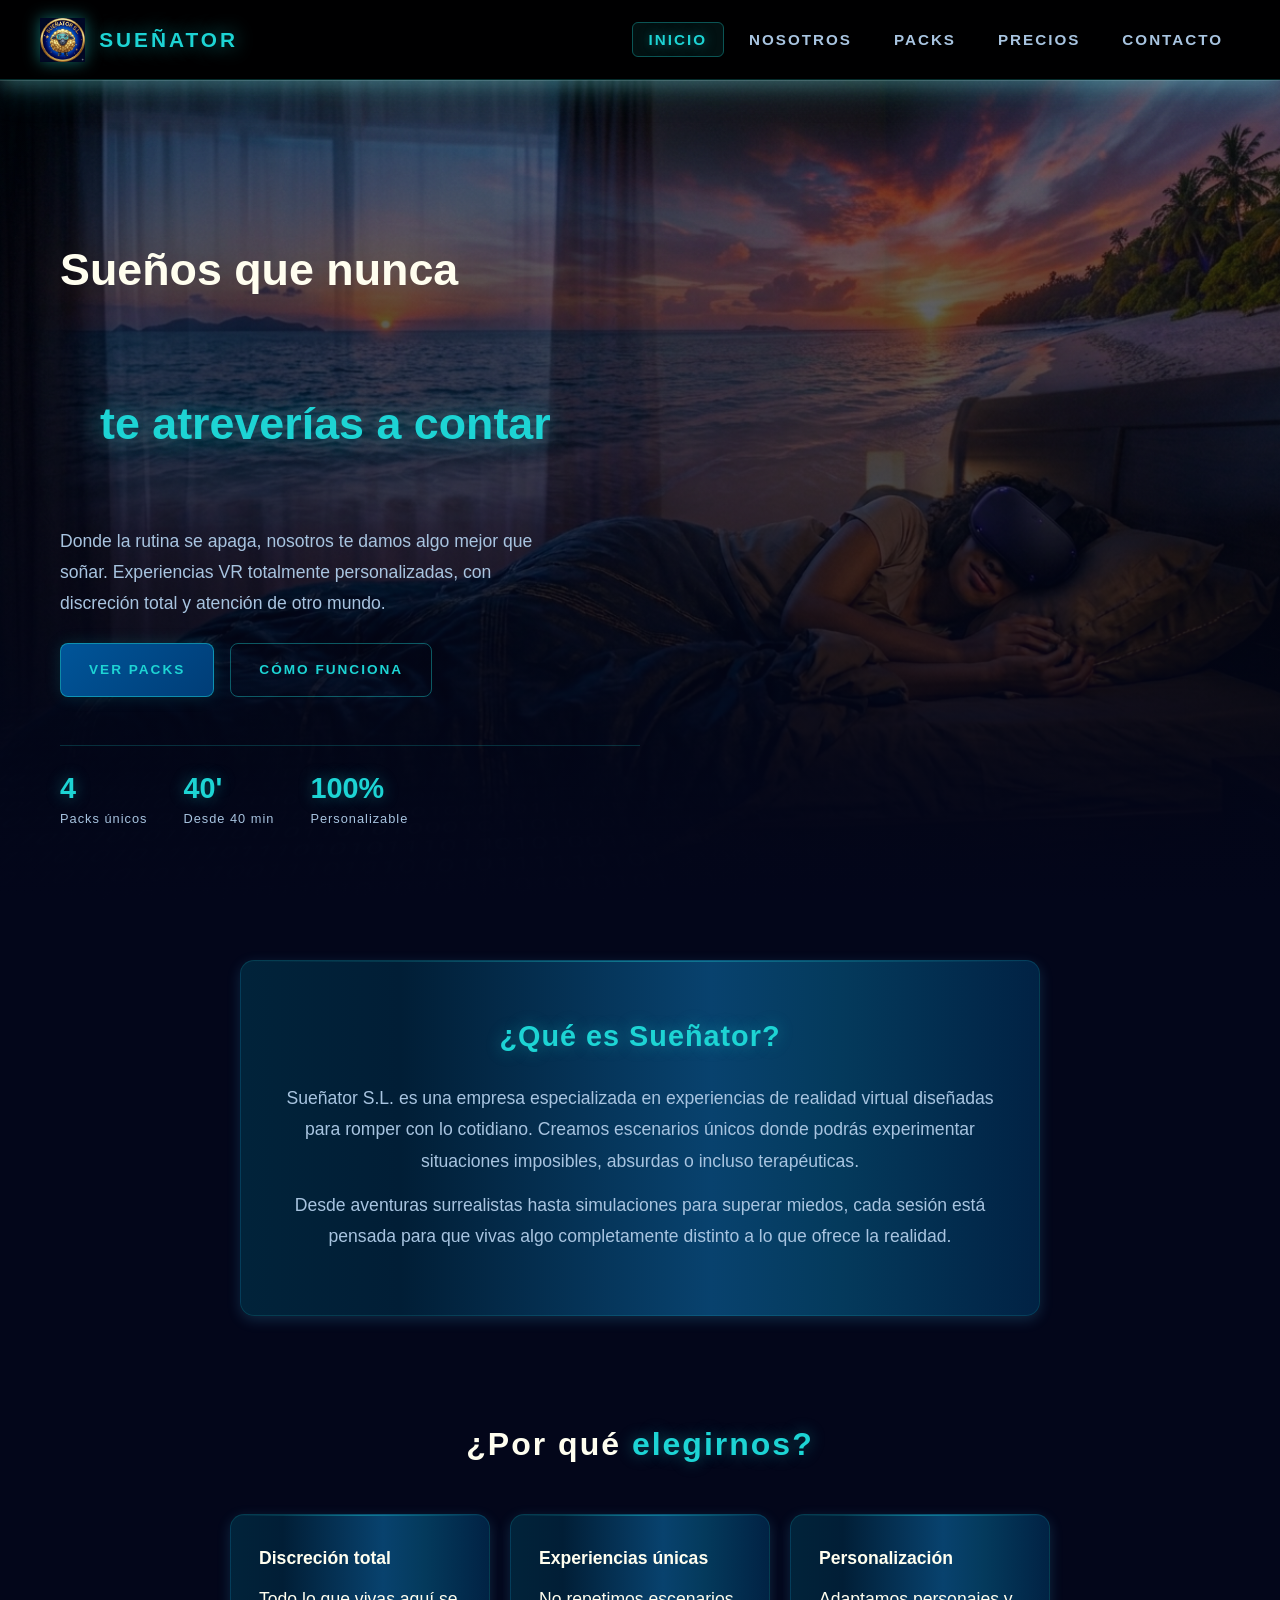
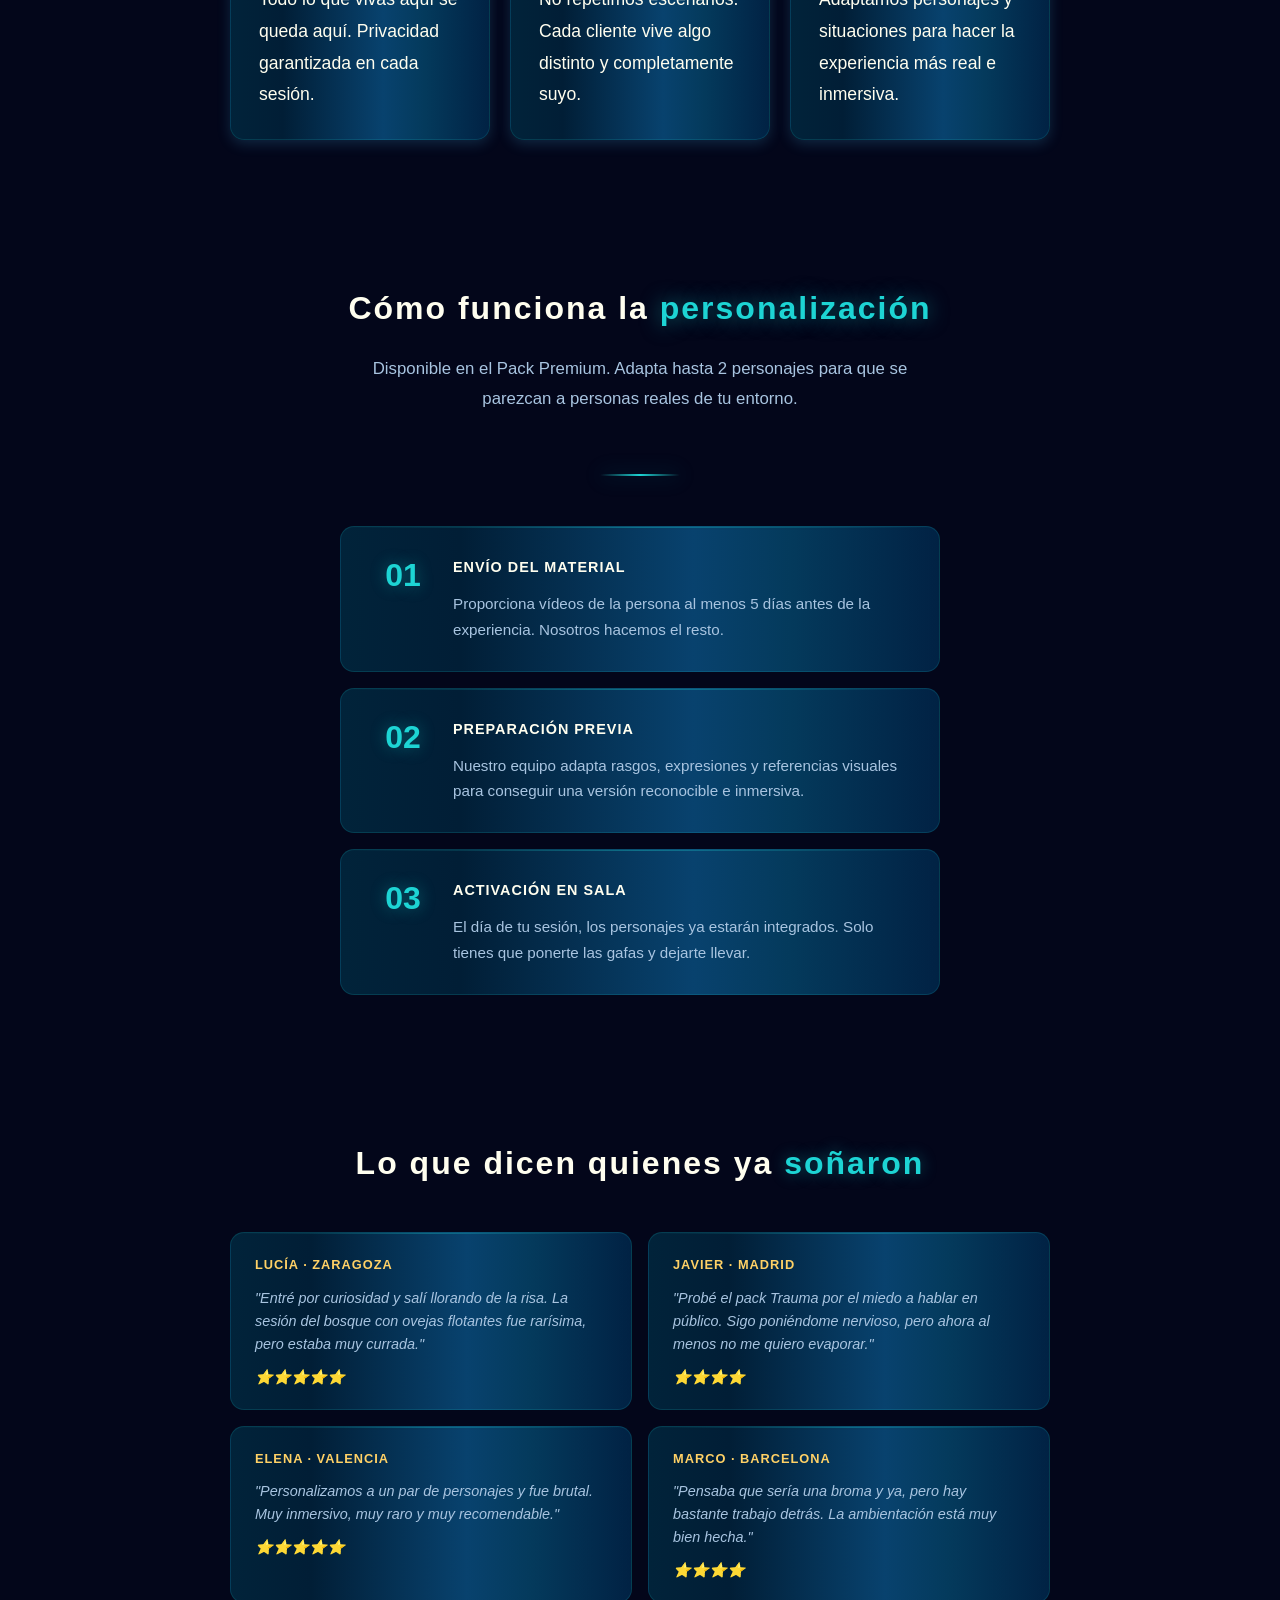
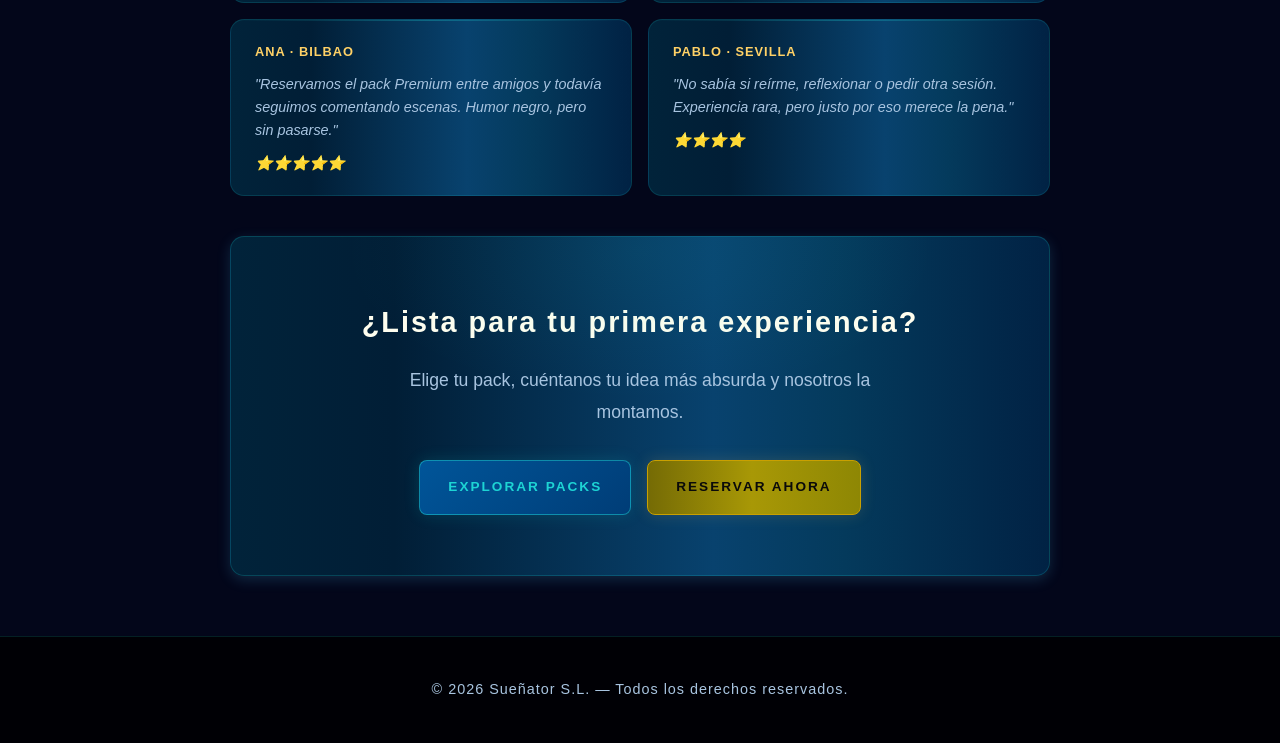
<file: docs/index.html>
<!doctype html>
<html lang="es">
  <head>
    <meta charset="UTF-8" />
    <meta name="viewport" content="width=device-width, initial-scale=1.0" />
    <title>Sueñator S.L. — Inicio</title>
    <link rel="stylesheet" href="suenhator.css" />
  </head>

  <body>
    <header>
      <div class="logo-cabecera">
        <a href="index.html" class="logo-enlace"
          ><img src="img_web/logo.png" alt="Logo Sueñator"
        /></a>
        <a href="index.html" class="logo-enlace"><h1>SUEÑATOR</h1></a>
      </div>
      <nav>
        <ul>
          <li><a href="index.html" class="activo">Inicio</a></li>
          <li><a href="sobreNosotros.html">Nosotros</a></li>
          <li><a href="packs.html">Packs</a></li>
          <li><a href="precios.html">Precios</a></li>
          <li><a href="contacto.html">Contacto</a></li>
        </ul>
      </nav>
    </header>

    <main>
      <section class="hero">
        <div class="media-hero">
          <img
            src="img_web/hero.png"
            alt="Persona tumbada viviendo una experiencia de realidad virtual inmersiva"
          />
        </div>

        <div class="tarjeta-hero">
          <h2>
            Sueños que nunca
            <span class="destacado">te atreverías a contar</span>
          </h2>
          <p>
            Donde la rutina se apaga, nosotros te damos algo mejor que soñar.
            Experiencias VR totalmente personalizadas, con discreción total y
            atención de otro mundo.
          </p>
          <div class="acciones-hero">
            <a href="packs.html" class="btn btn-primario">Ver packs</a>
            <a href="sobreNosotros.html" class="btn btn-contorno"
              >Cómo funciona</a
            >
          </div>
          <div class="estadisticas-hero">
            <div>
              <div class="num-stat">4</div>
              <div class="etiq-stat">Packs únicos</div>
            </div>
            <div>
              <div class="num-stat">40'</div>
              <div class="etiq-stat">Desde 40 min</div>
            </div>
            <div>
              <div class="num-stat">100%</div>
              <div class="etiq-stat">Personalizable</div>
            </div>
          </div>
        </div>
      </section>

      <section class="intro">
        <h2>¿Qué es Sueñator?</h2>
        <p>
          Sueñator S.L. es una empresa especializada en experiencias de realidad
          virtual diseñadas para romper con lo cotidiano. Creamos escenarios
          únicos donde podrás experimentar situaciones imposibles, absurdas o
          incluso terapéuticas.
        </p>
        <p>
          Desde aventuras surrealistas hasta simulaciones para superar miedos,
          cada sesión está pensada para que vivas algo completamente distinto a
          lo que ofrece la realidad.
        </p>
      </section>

      <section class="destacado">
        <h2>¿Por qué <span>elegirnos?</span></h2>
        <div class="rejilla">
          <div class="tarjeta">
            <h3>Discreción total</h3>
            <p>
              Todo lo que vivas aquí se queda aquí. Privacidad garantizada en
              cada sesión.
            </p>
          </div>
          <div class="tarjeta">
            <h3>Experiencias únicas</h3>
            <p>
              No repetimos escenarios. Cada cliente vive algo distinto y
              completamente suyo.
            </p>
          </div>
          <div class="tarjeta">
            <h3>Personalización</h3>
            <p>
              Adaptamos personajes y situaciones para hacer la experiencia más
              real e inmersiva.
            </p>
          </div>
        </div>
      </section>

      <section class="seccion">
        <h2 class="titulo-seccion">
          Cómo funciona la <span>personalización</span>
        </h2>
        <p class="subtitulo-seccion">
          Disponible en el Pack Premium. Adapta hasta 2 personajes para que se
          parezcan a personas reales de tu entorno.
        </p>
        <div class="divisor-seccion"></div>

        <div class="rejilla-pasos">
          <article class="tarjeta-paso">
            <div class="num-paso">01</div>
            <div class="contenido-paso">
              <h3>Envío del material</h3>
              <p>
                Proporciona vídeos de la persona al menos 5 días antes de la
                experiencia. Nosotros hacemos el resto.
              </p>
            </div>
          </article>
          <article class="tarjeta-paso">
            <div class="num-paso">02</div>
            <div class="contenido-paso">
              <h3>Preparación previa</h3>
              <p>
                Nuestro equipo adapta rasgos, expresiones y referencias visuales
                para conseguir una versión reconocible e inmersiva.
              </p>
            </div>
          </article>
          <article class="tarjeta-paso">
            <div class="num-paso">03</div>
            <div class="contenido-paso">
              <h3>Activación en sala</h3>
              <p>
                El día de tu sesión, los personajes ya estarán integrados. Solo
                tienes que ponerte las gafas y dejarte llevar.
              </p>
            </div>
          </article>
        </div>
      </section>

      <section class="opiniones">
        <h2>
          Lo que dicen quienes ya
          <span class="titulo-destacado-cian">soñaron</span>
        </h2>

        <div class="rejilla-opiniones">
          <article class="tarjeta-opinion">
            <h3>Lucía · Zaragoza</h3>
            <p>
              "Entré por curiosidad y salí llorando de la risa. La sesión del
              bosque con ovejas flotantes fue rarísima, pero estaba muy
              currada."
            </p>
            <p class="estrellas">⭐⭐⭐⭐⭐</p>
          </article>
          <article class="tarjeta-opinion">
            <h3>Javier · Madrid</h3>
            <p>
              "Probé el pack Trauma por el miedo a hablar en público. Sigo
              poniéndome nervioso, pero ahora al menos no me quiero evaporar."
            </p>
            <p class="estrellas">⭐⭐⭐⭐</p>
          </article>
          <article class="tarjeta-opinion">
            <h3>Elena · Valencia</h3>
            <p>
              "Personalizamos a un par de personajes y fue brutal. Muy
              inmersivo, muy raro y muy recomendable."
            </p>
            <p class="estrellas">⭐⭐⭐⭐⭐</p>
          </article>
          <article class="tarjeta-opinion">
            <h3>Marco · Barcelona</h3>
            <p>
              "Pensaba que sería una broma y ya, pero hay bastante trabajo
              detrás. La ambientación está muy bien hecha."
            </p>
            <p class="estrellas">⭐⭐⭐⭐</p>
          </article>
          <article class="tarjeta-opinion">
            <h3>Ana · Bilbao</h3>
            <p>
              "Reservamos el pack Premium entre amigos y todavía seguimos
              comentando escenas. Humor negro, pero sin pasarse."
            </p>
            <p class="estrellas">⭐⭐⭐⭐⭐</p>
          </article>
          <article class="tarjeta-opinion">
            <h3>Pablo · Sevilla</h3>
            <p>
              "No sabía si reírme, reflexionar o pedir otra sesión. Experiencia
              rara, pero justo por eso merece la pena."
            </p>
            <p class="estrellas">⭐⭐⭐⭐</p>
          </article>
        </div>

        <div class="banner-cta">
          <h2>¿Lista para tu primera experiencia?</h2>
          <p>
            Elige tu pack, cuéntanos tu idea más absurda y nosotros la montamos.
          </p>
          <div class="acciones-cta">
            <a href="packs.html" class="btn btn-primario">Explorar packs</a>
            <a href="contacto.html" class="btn btn-dorado">Reservar ahora</a>
          </div>
        </div>
      </section>
    </main>

    <footer>
      <p>&copy 2026 Sueñator S.L. — Todos los derechos reservados.</p>
    </footer>
  </body>
</html>
</file>
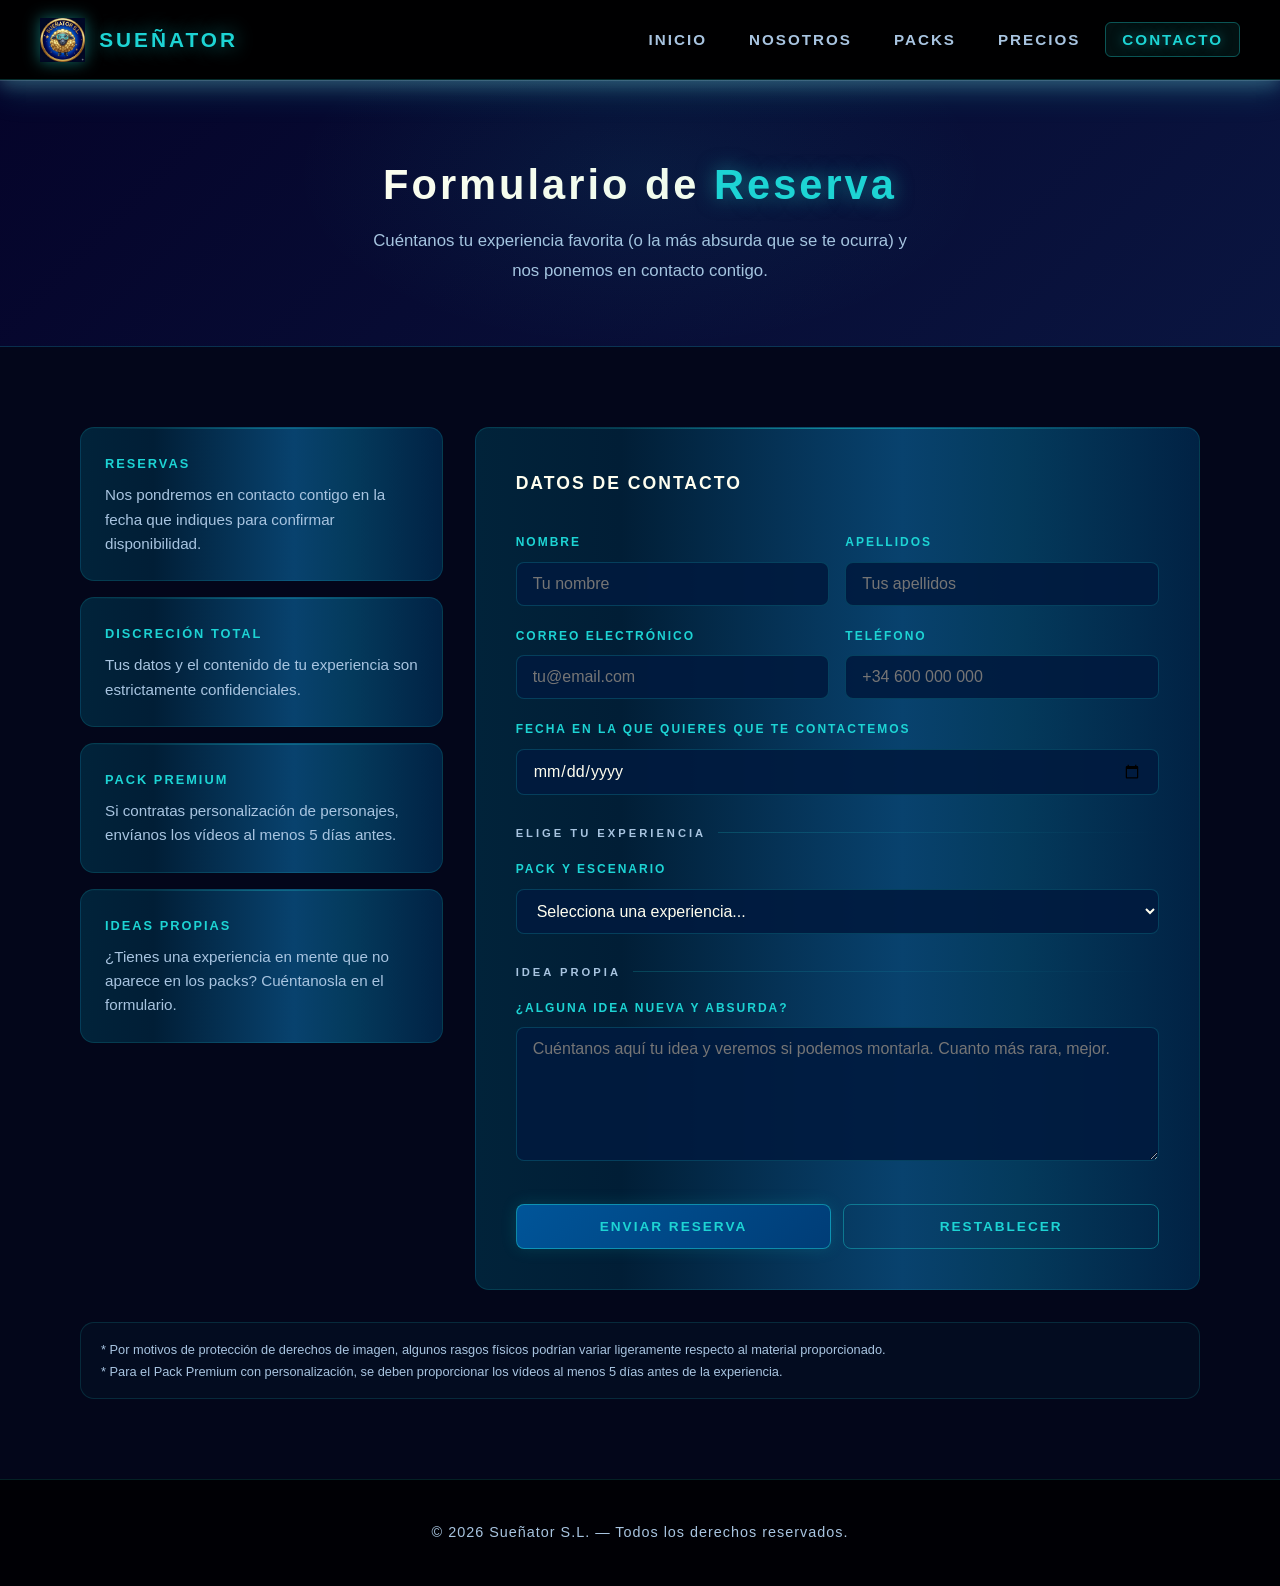
<file: docs/contacto.html>
<!doctype html>
<html lang="es">
  <head>
    <meta charset="UTF-8" />
    <meta name="viewport" content="width=device-width, initial-scale=1.0" />
    <title>Sueñator S.L. — Contacto</title>
    <link rel="stylesheet" href="suenhator.css" />
  </head>

  <body>
    <header>
      <div class="logo-cabecera">
        <a href="index.html" class="logo-enlace"
          ><img src="img_web/logo.png" alt="Logo Sueñator"
        /></a>
        <a href="index.html" class="logo-enlace"><h1>SUEÑATOR</h1></a>
      </div>
      <nav>
        <ul>
          <li><a href="index.html">Inicio</a></li>
          <li><a href="sobreNosotros.html">Nosotros</a></li>
          <li><a href="packs.html">Packs</a></li>
          <li><a href="precios.html">Precios</a></li>
          <li><a href="contacto.html" class="activo">Contacto</a></li>
        </ul>
      </nav>
    </header>

    <main>
      <div class="cabecera-pagina">
        <h1>Formulario de <span>Reserva</span></h1>
        <p>
          Cuéntanos tu experiencia favorita (o la más absurda que se te ocurra)
          y nos ponemos en contacto contigo.
        </p>
      </div>

      <div class="seccion">
        <div class="disposicion-contacto">
          <aside class="info-contacto">
            <div class="tarjeta-info">
              <h3>Reservas</h3>
              <p>
                Nos pondremos en contacto contigo en la fecha que indiques para
                confirmar disponibilidad.
              </p>
            </div>
            <div class="tarjeta-info">
              <h3>Discreción total</h3>
              <p>
                Tus datos y el contenido de tu experiencia son estrictamente
                confidenciales.
              </p>
            </div>
            <div class="tarjeta-info">
              <h3>Pack Premium</h3>
              <p>
                Si contratas personalización de personajes, envíanos los vídeos
                al menos 5 días antes.
              </p>
            </div>
            <div class="tarjeta-info">
              <h3>Ideas propias</h3>
              <p>
                ¿Tienes una experiencia en mente que no aparece en los packs?
                Cuéntanosla en el formulario.
              </p>
            </div>
          </aside>

          <div class="tarjeta-formulario">
            <h2>Datos de contacto</h2>
            <form>
              <fieldset>
                <div class="fila-formulario">
                  <div class="grupo-formulario">
                    <label for="nombre">Nombre</label>
                    <input
                      id="nombre"
                      required
                      type="text"
                      placeholder="Tu nombre"
                    />
                  </div>
                  <div class="grupo-formulario">
                    <label for="apellidos">Apellidos</label>
                    <input
                      id="apellidos"
                      required
                      type="text"
                      placeholder="Tus apellidos"
                    />
                  </div>
                </div>

                <div class="fila-formulario">
                  <div class="grupo-formulario">
                    <label for="email">Correo electrónico</label>
                    <input
                      id="email"
                      required
                      type="email"
                      placeholder="tu@email.com"
                    />
                  </div>
                  <div class="grupo-formulario">
                    <label for="tel">Teléfono</label>
                    <input id="tel" type="tel" placeholder="+34 600 000 000" />
                  </div>
                </div>

                <div class="grupo-formulario">
                  <label for="fecha"
                    >Fecha en la que quieres que te contactemos</label
                  >
                  <input id="fecha" type="date" />
                </div>

                <div class="etiqueta-seccion-formulario">
                  Elige tu experiencia
                </div>

                <div class="grupo-formulario">
                  <label for="experiencia">Pack y escenario</label>
                  <select id="experiencia" name="ambientacion">
                    <option disabled selected value="">
                      Selecciona una experiencia...
                    </option>
                    <option disabled>── Pack Básico ──</option>
                    <option value="playa">Playas paradisíacas</option>
                    <option value="espacio">Aventuras espaciales</option>
                    <option value="terror">Terrorífica casa embrujada</option>
                    <option disabled>── Pack Aventura ──</option>
                    <option value="bosque">
                      Atraviesa un bosque de nubes y ovejas flotantes
                    </option>
                    <option value="mansion">
                      Fiesta surrealista en una mansión zombi (+18)
                    </option>
                    <option value="oceano">
                      Nada en el océano de calamares gigantes lloriqueantes
                    </option>
                    <option value="infierno">
                      Come hasta reventar: infierno ardiente de chuletas
                    </option>
                    <option value="liliputiense">
                      Gobierna el mundo bajo un arcoíris de liliputs
                    </option>
                    <option disabled>── Pack Trauma ──</option>
                    <option value="aracnofobia">
                      Aracnofobia: enfrenta tu miedo a las arañas
                    </option>
                    <option value="fumar">Terapia para dejar de fumar</option>
                    <option value="escena-publico">
                      Hablar en público sin morir de vergüenza
                    </option>
                    <option value="alturas">
                      Supera tu miedo a las alturas
                    </option>
                    <option disabled>── Pack Premium ──</option>
                    <option value="infiel">
                      Vive un lío de oficina digno de serie (cara
                      personalizable*)
                    </option>
                    <option value="drama">
                      Monta un drama doméstico con final inesperado (cara
                      personalizable*)
                    </option>
                    <option value="reconciliacion">
                      Reconciliación con tu ex (vídeos necesarios)
                    </option>
                    <option value="resurreccion">
                      Reencuentro con un ser querido (vídeos necesarios)
                    </option>
                    <option value="jefe">
                      Despide a tu jefe... con confeti en lugar de sangre
                      (vídeos necesarios*)
                    </option>
                    <option value="bradpitt">
                      Sé Brad Pitt por un día (con aparición de Angelina Jolie*)
                    </option>
                  </select>
                </div>

                <div class="etiqueta-seccion-formulario">Idea propia</div>

                <div class="grupo-formulario">
                  <label for="mensaje">¿Alguna idea nueva y absurda?</label>
                  <textarea
                    id="mensaje"
                    name="mensaje"
                    rows="6"
                    placeholder="Cuéntanos aquí tu idea y veremos si podemos montarla. Cuanto más rara, mejor."
                  ></textarea>
                </div>

                <div class="acciones-formulario">
                  <button type="submit" class="btn btn-primario">
                    Enviar reserva
                  </button>
                  <button type="reset" class="btn btn-contorno">
                    Restablecer
                  </button>
                </div>
              </fieldset>
            </form>
          </div>
        </div>

        <div class="nota-legal">
          <p>
            * Por motivos de protección de derechos de imagen, algunos rasgos
            físicos podrían variar ligeramente respecto al material
            proporcionado.
          </p>
          <p>
            * Para el Pack Premium con personalización, se deben proporcionar
            los vídeos al menos 5 días antes de la experiencia.
          </p>
        </div>
      </div>
    </main>

    <footer>
      <p>&copy 2026 Sueñator S.L. — Todos los derechos reservados.</p>
    </footer>
  </body>
</html>
</file>
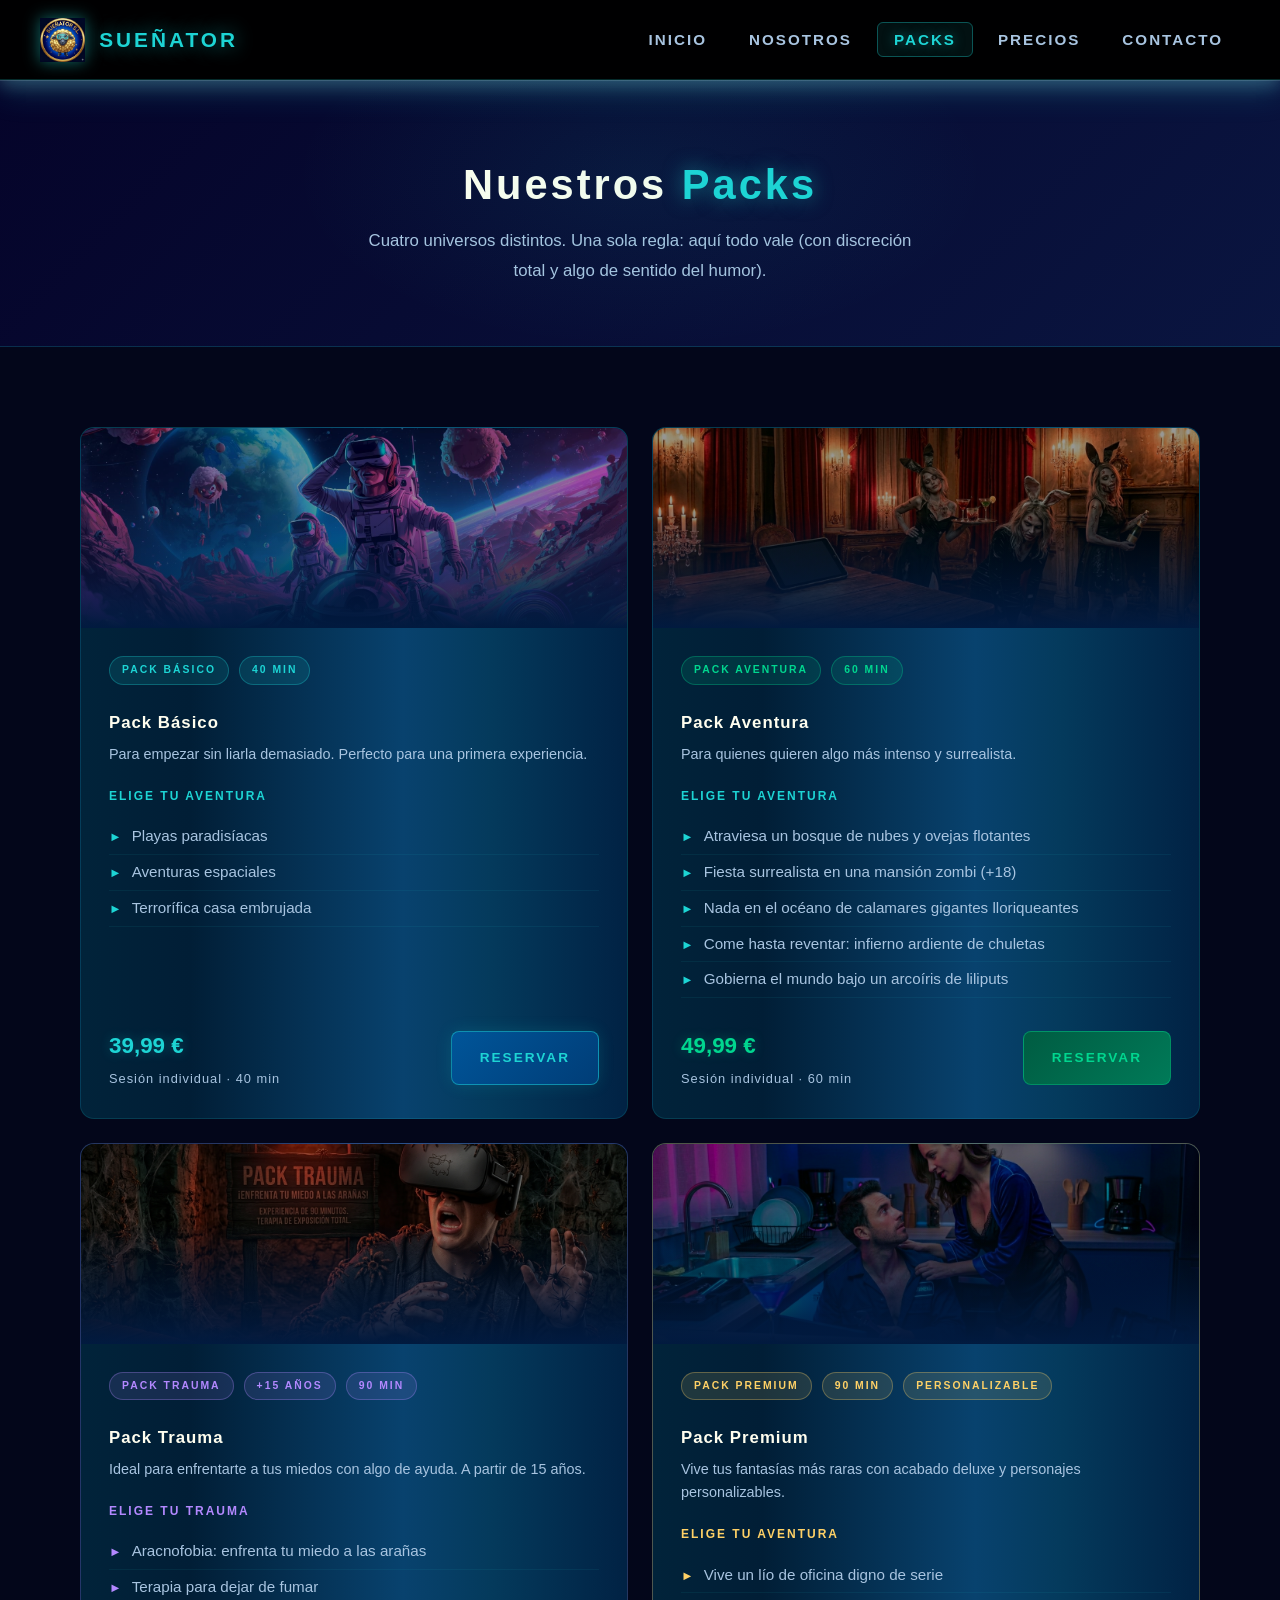
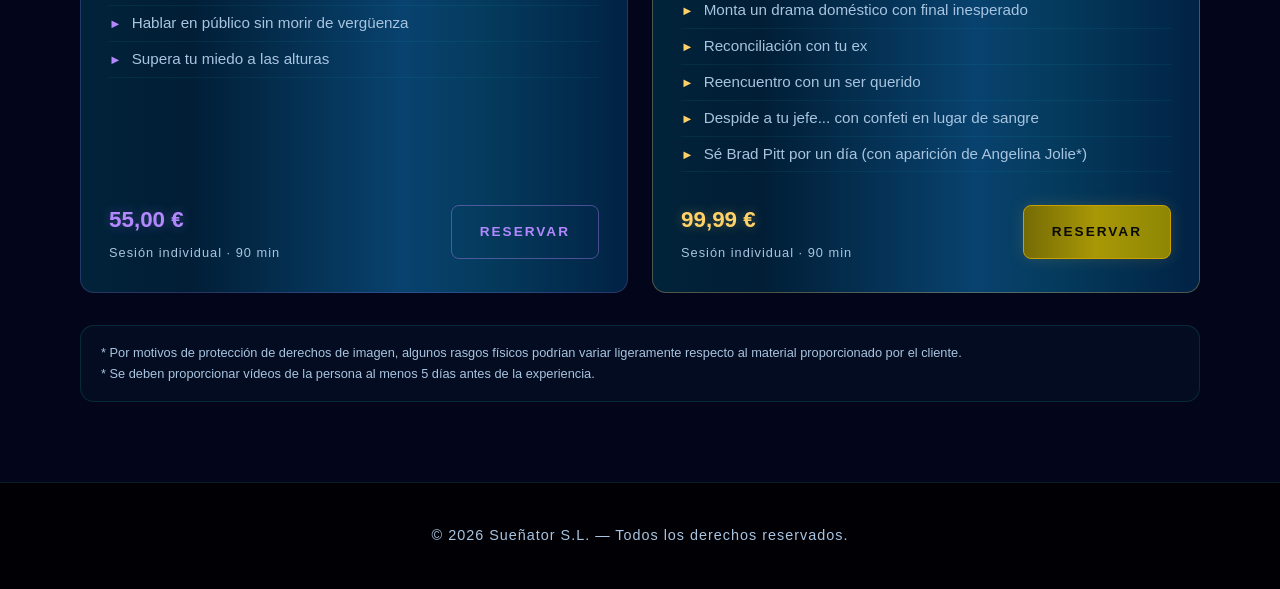
<file: docs/packs.html>
<!doctype html>
<html lang="es">
  <head>
    <meta charset="UTF-8" />
    <meta name="viewport" content="width=device-width, initial-scale=1.0" />
    <title>Sueñator S.L. — Packs</title>
    <link rel="stylesheet" href="suenhator.css" />
  </head>

  <body>
    <header>
      <div class="logo-cabecera">
        <a href="index.html" class="logo-enlace"
          ><img src="img_web/logo.png" alt="Logo Sueñator"
        /></a>
        <a href="index.html" class="logo-enlace"><h1>SUEÑATOR</h1></a>
      </div>
      <nav>
        <ul>
          <li><a href="index.html">Inicio</a></li>
          <li><a href="sobreNosotros.html">Nosotros</a></li>
          <li><a href="packs.html" class="activo">Packs</a></li>
          <li><a href="precios.html">Precios</a></li>
          <li><a href="contacto.html">Contacto</a></li>
        </ul>
      </nav>
    </header>

    <main>
      <div class="cabecera-pagina">
        <h1>Nuestros <span>Packs</span></h1>
        <p>
          Cuatro universos distintos. Una sola regla: aquí todo vale (con
          discreción total y algo de sentido del humor).
        </p>
      </div>

      <div class="seccion">
        <div class="rejilla-packs">
          <article class="tarjeta-pack">
            <div class="imagen-pack">
              <img src="img_web/pack1.jpg" alt="Pack Básico" />
            </div>
            <div class="cuerpo-pack">
              <div class="grupo-etiquetas">
                <span class="etiqueta etiqueta-azul">Pack básico</span>
                <span class="etiqueta etiqueta-azul">40 min</span>
              </div>
              <h2>Pack Básico</h2>
              <p class="caption-pack">
                Para empezar sin liarla demasiado. Perfecto para una primera
                experiencia.
              </p>
              <strong>Elige tu aventura</strong>
              <ul class="lista-pack">
                <li>Playas paradisíacas</li>
                <li>Aventuras espaciales</li>
                <li>Terrorífica casa embrujada</li>
              </ul>
              <div class="pie-pack">
                <div>
                  <div class="precio-pack">39,99 €</div>
                  <div class="duracion-pack">Sesión individual · 40 min</div>
                </div>
                <a href="contacto.html" class="btn btn-primario">Reservar</a>
              </div>
            </div>
          </article>

          <article class="tarjeta-pack aventura">
            <div class="imagen-pack">
              <img src="img_web/pack2.png" alt="Pack Aventura" />
            </div>
            <div class="cuerpo-pack">
              <div class="grupo-etiquetas">
                <span class="etiqueta etiqueta-verde">Pack aventura</span>
                <span class="etiqueta etiqueta-verde">60 min</span>
              </div>
              <h2>Pack Aventura</h2>
              <p class="caption-pack">
                Para quienes quieren algo más intenso y surrealista.
              </p>
              <strong>Elige tu aventura</strong>
              <ul class="lista-pack">
                <li>Atraviesa un bosque de nubes y ovejas flotantes</li>
                <li>Fiesta surrealista en una mansión zombi (+18)</li>
                <li>Nada en el océano de calamares gigantes lloriqueantes</li>
                <li>Come hasta reventar: infierno ardiente de chuletas</li>
                <li>Gobierna el mundo bajo un arcoíris de liliputs</li>
              </ul>
              <div class="pie-pack">
                <div>
                  <div class="precio-pack">49,99 €</div>
                  <div class="duracion-pack">Sesión individual · 60 min</div>
                </div>
                <a href="contacto.html" class="btn btn-verde">Reservar</a>
              </div>
            </div>
          </article>

          <article class="tarjeta-pack trauma">
            <div class="imagen-pack">
              <img src="img_web/pack3.png" alt="Pack Trauma" />
            </div>
            <div class="cuerpo-pack">
              <div class="grupo-etiquetas">
                <span class="etiqueta etiqueta-morada">Pack trauma</span>
                <span class="etiqueta etiqueta-morada">+15 años</span>
                <span class="etiqueta etiqueta-morada">90 min</span>
              </div>
              <h2>Pack Trauma</h2>
              <p class="caption-pack">
                Ideal para enfrentarte a tus miedos con algo de ayuda. A partir
                de 15 años.
              </p>
              <strong>Elige tu trauma</strong>
              <ul class="lista-pack">
                <li>Aracnofobia: enfrenta tu miedo a las arañas</li>
                <li>Terapia para dejar de fumar</li>
                <li>Hablar en público sin morir de vergüenza</li>
                <li>Supera tu miedo a las alturas</li>
              </ul>
              <div class="pie-pack">
                <div>
                  <div class="precio-pack">55,00 €</div>
                  <div class="duracion-pack">Sesión individual · 90 min</div>
                </div>
                <a href="contacto.html" class="btn btn-morado">Reservar</a>
              </div>
            </div>
          </article>

          <article class="tarjeta-pack premium">
            <div class="imagen-pack">
              <img src="img_web/pack4.png" alt="Pack Premium" />
            </div>
            <div class="cuerpo-pack">
              <div class="grupo-etiquetas">
                <span class="etiqueta etiqueta-dorada">Pack premium</span>
                <span class="etiqueta etiqueta-dorada">90 min</span>
                <span class="etiqueta etiqueta-dorada">Personalizable</span>
              </div>
              <h2>Pack Premium</h2>
              <p class="caption-pack">
                Vive tus fantasías más raras con acabado deluxe y personajes
                personalizables.
              </p>
              <strong>Elige tu aventura</strong>
              <ul class="lista-pack">
                <li>Vive un lío de oficina digno de serie</li>
                <li>Monta un drama doméstico con final inesperado</li>
                <li>Reconciliación con tu ex</li>
                <li>Reencuentro con un ser querido</li>
                <li>Despide a tu jefe... con confeti en lugar de sangre</li>
                <li>
                  Sé Brad Pitt por un día (con aparición de Angelina Jolie*)
                </li>
              </ul>
              <div class="pie-pack">
                <div>
                  <div class="precio-pack">99,99 €</div>
                  <div class="duracion-pack">Sesión individual · 90 min</div>
                </div>
                <a href="contacto.html" class="btn btn-dorado">Reservar</a>
              </div>
            </div>
          </article>
        </div>

        <div class="nota-legal">
          <p>
            * Por motivos de protección de derechos de imagen, algunos rasgos
            físicos podrían variar ligeramente respecto al material
            proporcionado por el cliente.
          </p>
          <p>
            * Se deben proporcionar vídeos de la persona al menos 5 días antes
            de la experiencia.
          </p>
        </div>
      </div>
    </main>

    <footer>
      <p>&copy 2026 Sueñator S.L. — Todos los derechos reservados.</p>
    </footer>
  </body>
</html>
</file>
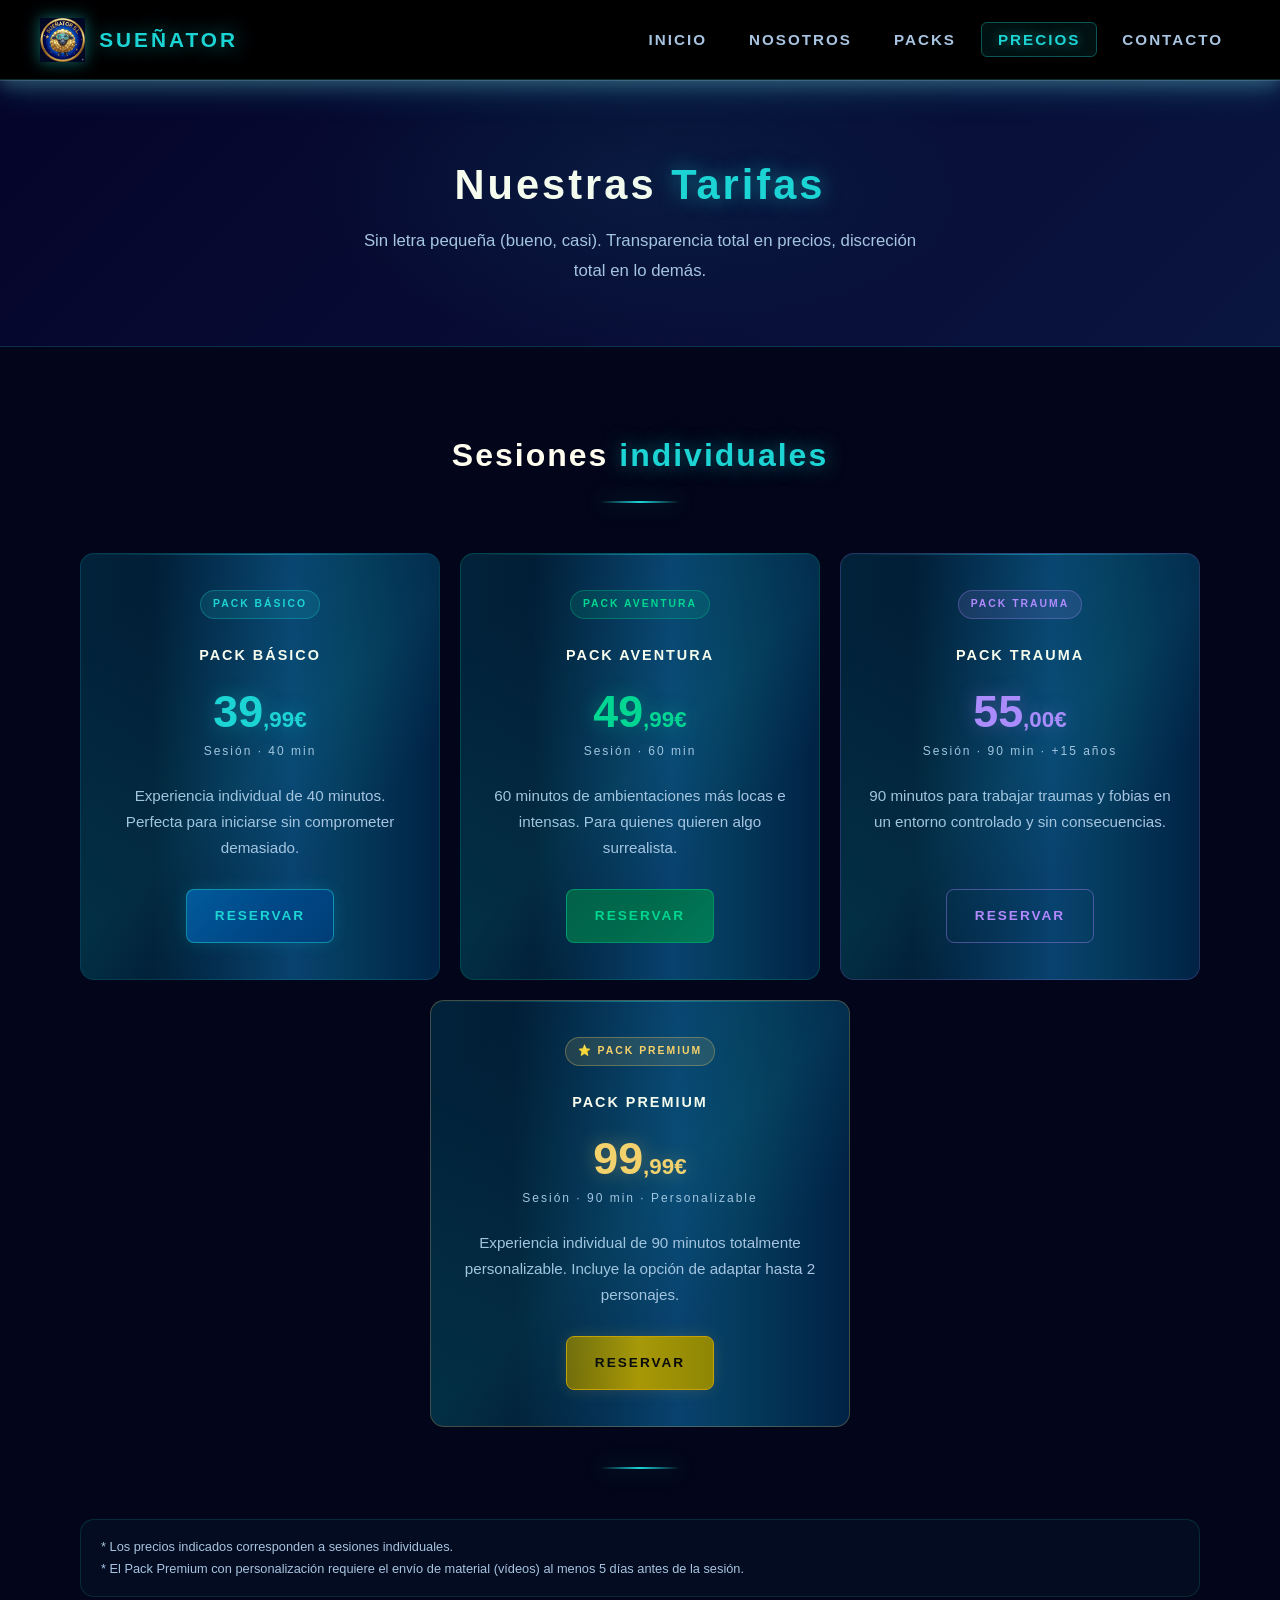
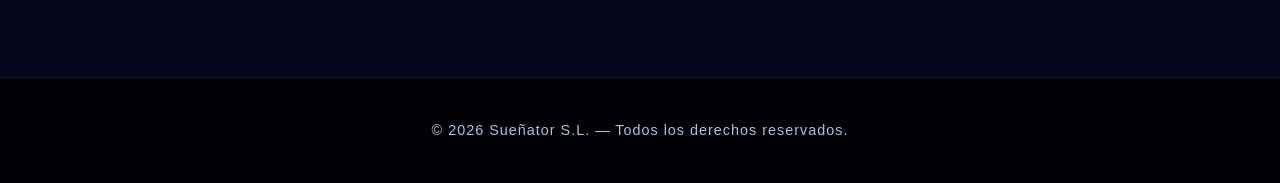
<file: docs/precios.html>
<!doctype html>
<html lang="es">
  <head>
    <meta charset="UTF-8" />
    <meta name="viewport" content="width=device-width, initial-scale=1.0" />
    <title>Sueñator S.L. — Precios</title>
    <link rel="stylesheet" href="suenhator.css" />
  </head>

  <body>
    <header>
      <div class="logo-cabecera">
        <a href="index.html" class="logo-enlace"
          ><img src="img_web/logo.png" alt="Logo Sueñator"
        /></a>
        <a href="index.html" class="logo-enlace"><h1>SUEÑATOR</h1></a>
      </div>
      <nav>
        <ul>
          <li><a href="index.html">Inicio</a></li>
          <li><a href="sobreNosotros.html">Nosotros</a></li>
          <li><a href="packs.html">Packs</a></li>
          <li><a href="precios.html" class="activo">Precios</a></li>
          <li><a href="contacto.html">Contacto</a></li>
        </ul>
      </nav>
    </header>

    <main>
      <div class="cabecera-pagina">
        <h1>Nuestras <span>Tarifas</span></h1>
        <p>
          Sin letra pequeña (bueno, casi). Transparencia total en precios,
          discreción total en lo demás.
        </p>
      </div>

      <div class="seccion">
        <h2 class="titulo-seccion">Sesiones <span>individuales</span></h2>
        <div class="divisor-seccion"></div>

        <div class="rejilla-precios">
          <article class="tarjeta-precio">
            <span class="etiqueta etiqueta-azul">Pack básico</span>
            <h3>Pack Básico</h3>
            <div class="importe">
              39<span class="precio-centimos">,99€</span>
            </div>
            <div class="duracion-precio">Sesión · 40 min</div>
            <p class="descripcion-precio">
              Experiencia individual de 40 minutos. Perfecta para iniciarse sin
              comprometer demasiado.
            </p>
            <a href="contacto.html" class="btn btn-primario">Reservar</a>
            <div class="brillo"></div>
          </article>

          <article class="tarjeta-precio verde">
            <span class="etiqueta etiqueta-verde">Pack aventura</span>
            <h3>Pack Aventura</h3>
            <div class="importe">
              49<span class="precio-centimos">,99€</span>
            </div>
            <div class="duracion-precio">Sesión · 60 min</div>
            <p class="descripcion-precio">
              60 minutos de ambientaciones más locas e intensas. Para quienes
              quieren algo surrealista.
            </p>
            <a href="contacto.html" class="btn btn-verde">Reservar</a>
            <div class="brillo"></div>
          </article>

          <article class="tarjeta-precio morado">
            <span class="etiqueta etiqueta-morada">Pack trauma</span>
            <h3>Pack Trauma</h3>
            <div class="importe">
              55<span class="precio-centimos">,00€</span>
            </div>
            <div class="duracion-precio">Sesión · 90 min · +15 años</div>
            <p class="descripcion-precio">
              90 minutos para trabajar traumas y fobias en un entorno controlado
              y sin consecuencias.
            </p>
            <a href="contacto.html" class="btn btn-morado">Reservar</a>
            <div class="brillo"></div>
          </article>

          <article class="tarjeta-precio dorado tarjeta-precio-completa">
            <span class="etiqueta etiqueta-dorada">⭐ Pack premium</span>
            <h3>Pack Premium</h3>
            <div class="importe">
              99<span class="precio-centimos">,99€</span>
            </div>
            <div class="duracion-precio">Sesión · 90 min · Personalizable</div>
            <p class="descripcion-precio">
              Experiencia individual de 90 minutos totalmente personalizable.
              Incluye la opción de adaptar hasta 2 personajes.
            </p>
            <a href="contacto.html" class="btn btn-dorado">Reservar</a>
            <div class="brillo"></div>
          </article>
        </div>

        <div class="divisor-seccion"></div>

        <div class="nota-legal">
          <p>* Los precios indicados corresponden a sesiones individuales.</p>
          <p>
            * El Pack Premium con personalización requiere el envío de material
            (vídeos) al menos 5 días antes de la sesión.
          </p>
        </div>
      </div>
    </main>

    <footer>
      <p>&copy 2026 Sueñator S.L. — Todos los derechos reservados.</p>
    </footer>
  </body>
</html>
</file>
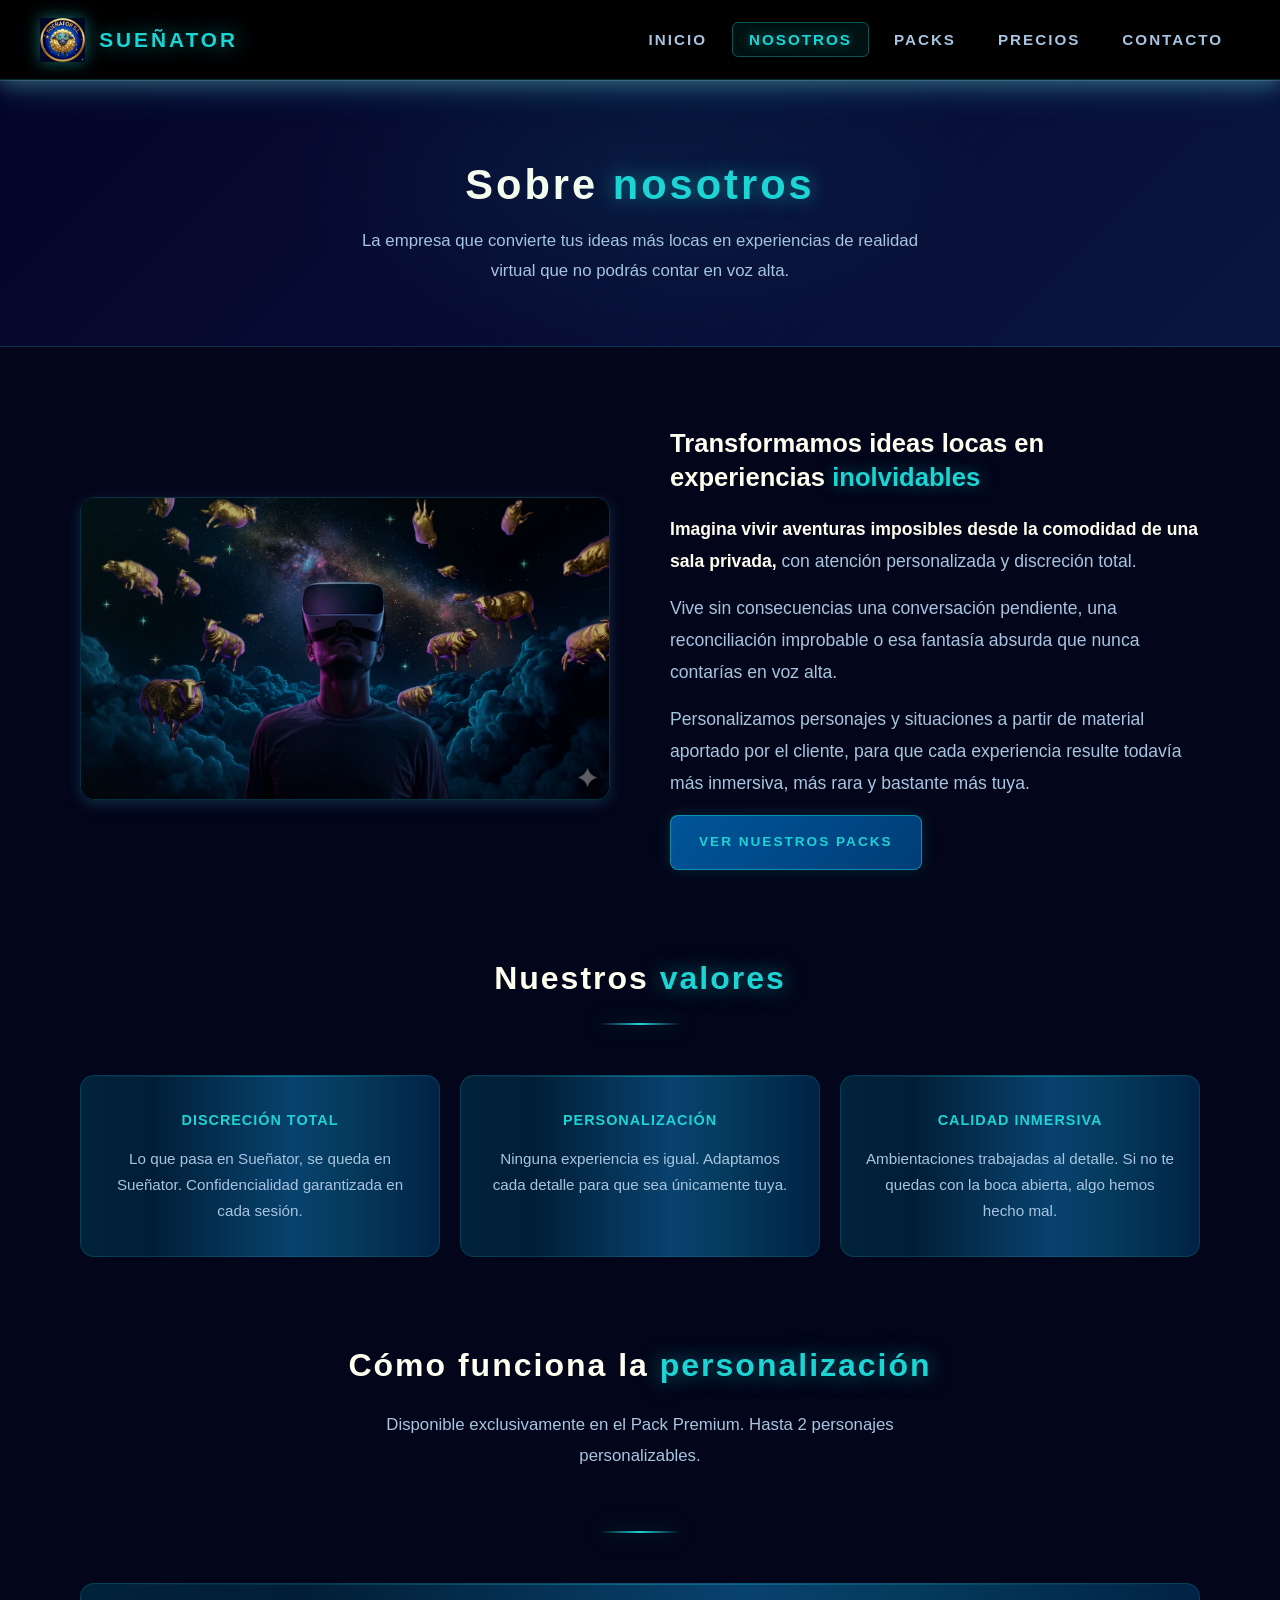
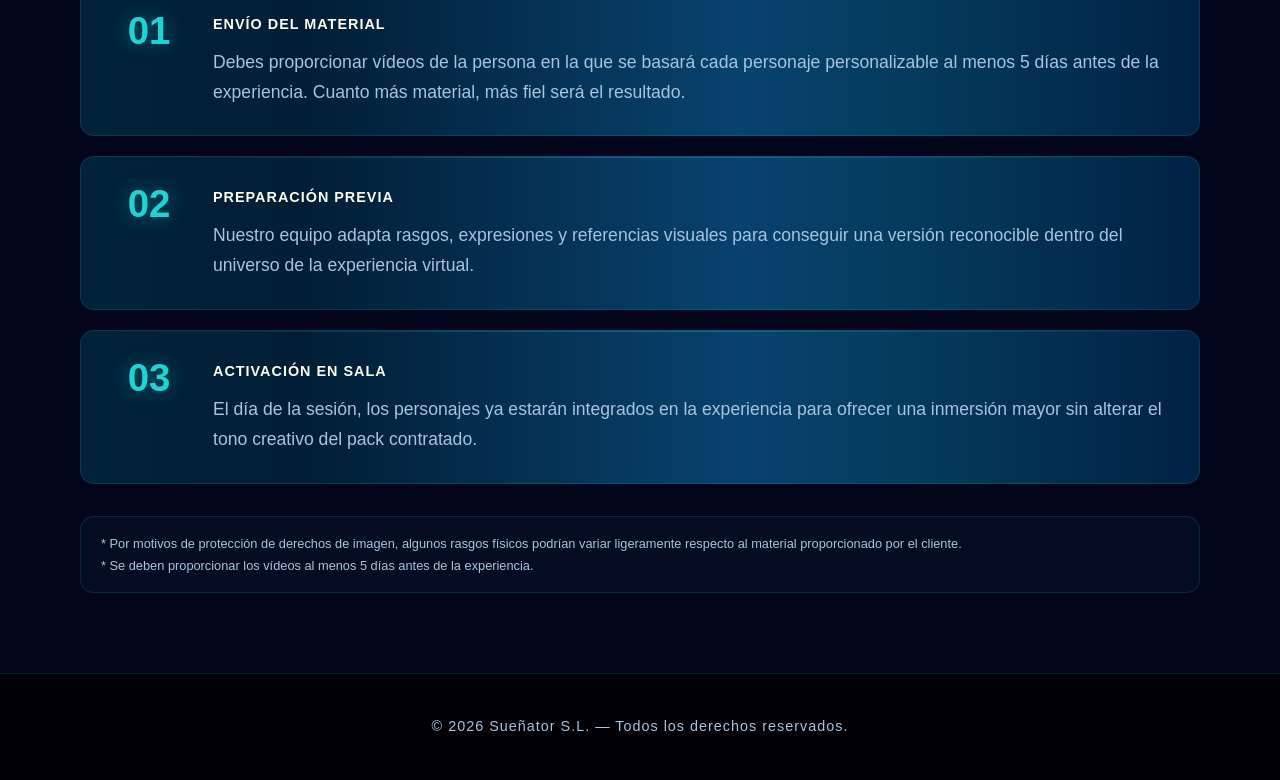
<file: docs/sobreNosotros.html>
<!doctype html>
<html lang="es">
  <head>
    <meta charset="UTF-8" />
    <meta name="viewport" content="width=device-width, initial-scale=1.0" />
    <title>Sueñator S.L. — Sobre nosotros</title>
    <link rel="stylesheet" href="suenhator.css" />
  </head>

  <body>
    <header>
      <div class="logo-cabecera">
        <a href="index.html" class="logo-enlace"
          ><img src="img_web/logo.png" alt="Logo Sueñator"
        /></a>
        <a href="index.html" class="logo-enlace"><h1>SUEÑATOR</h1></a>
      </div>
      <nav>
        <ul>
          <li><a href="index.html">Inicio</a></li>
          <li><a href="sobreNosotros.html" class="activo">Nosotros</a></li>
          <li><a href="packs.html">Packs</a></li>
          <li><a href="precios.html">Precios</a></li>
          <li><a href="contacto.html">Contacto</a></li>
        </ul>
      </nav>
    </header>

    <main>
      <div class="cabecera-pagina">
        <h1>Sobre <span>nosotros</span></h1>
        <p>
          La empresa que convierte tus ideas más locas en experiencias de
          realidad virtual que no podrás contar en voz alta.
        </p>
      </div>

      <section class="sobre-nosotros">
        <div class="rejilla-nosotros">
          <div class="contenedor-imagen">
            <img
              src="img_web/ovejitas2.png"
              alt="Ovejas volando en un cielo estrellado"
            />
          </div>
          <div class="texto-nosotros">
            <h2>
              Transformamos ideas locas en experiencias
              <span>inolvidables</span>
            </h2>
            <p>
              <strong
                >Imagina vivir aventuras imposibles desde la comodidad de una
                sala privada,</strong
              >
              con atención personalizada y discreción total.
            </p>
            <p>
              Vive sin consecuencias una conversación pendiente, una
              reconciliación improbable o esa fantasía absurda que nunca
              contarías en voz alta.
            </p>
            <p>
              Personalizamos personajes y situaciones a partir de material
              aportado por el cliente, para que cada experiencia resulte todavía
              más inmersiva, más rara y bastante más tuya.
            </p>
            <a href="packs.html" class="btn btn-primario">Ver nuestros packs</a>
          </div>
        </div>

        <h2 class="nosotros-titulo">Nuestros <span>valores</span></h2>
        <div class="nosotros-divisor"></div>
        <div class="rejilla-valores">
          <div class="tarjeta-valor">
            <h3>Discreción total</h3>
            <p>
              Lo que pasa en Sueñator, se queda en Sueñator. Confidencialidad
              garantizada en cada sesión.
            </p>
          </div>
          <div class="tarjeta-valor">
            <h3>Personalización</h3>
            <p>
              Ninguna experiencia es igual. Adaptamos cada detalle para que sea
              únicamente tuya.
            </p>
          </div>
          <div class="tarjeta-valor">
            <h3>Calidad inmersiva</h3>
            <p>
              Ambientaciones trabajadas al detalle. Si no te quedas con la boca
              abierta, algo hemos hecho mal.
            </p>
          </div>
        </div>

        <h2 class="nosotros-titulo titulo-seccion-separado">
          Cómo funciona la <span>personalización</span>
        </h2>
        <p class="nosotros-subtitulo">
          Disponible exclusivamente en el Pack Premium. Hasta 2 personajes
          personalizables.
        </p>
        <div class="nosotros-divisor"></div>

        <div class="detalle-pasos">
          <div class="fila-paso">
            <div class="num-paso-grande">01</div>
            <div class="contenido-paso">
              <h3>Envío del material</h3>
              <p>
                Debes proporcionar vídeos de la persona en la que se basará cada
                personaje personalizable al menos 5 días antes de la
                experiencia. Cuanto más material, más fiel será el resultado.
              </p>
            </div>
          </div>
          <div class="fila-paso">
            <div class="num-paso-grande">02</div>
            <div class="contenido-paso">
              <h3>Preparación previa</h3>
              <p>
                Nuestro equipo adapta rasgos, expresiones y referencias visuales
                para conseguir una versión reconocible dentro del universo de la
                experiencia virtual.
              </p>
            </div>
          </div>
          <div class="fila-paso">
            <div class="num-paso-grande">03</div>
            <div class="contenido-paso">
              <h3>Activación en sala</h3>
              <p>
                El día de la sesión, los personajes ya estarán integrados en la
                experiencia para ofrecer una inmersión mayor sin alterar el tono
                creativo del pack contratado.
              </p>
            </div>
          </div>
        </div>

        <div class="nota-legal">
          <p>
            * Por motivos de protección de derechos de imagen, algunos rasgos
            físicos podrían variar ligeramente respecto al material
            proporcionado por el cliente.
          </p>
          <p>
            * Se deben proporcionar los vídeos al menos 5 días antes de la
            experiencia.
          </p>
        </div>
      </section>
    </main>

    <footer>
      <p>&copy 2026 Sueñator S.L. — Todos los derechos reservados.</p>
    </footer>
  </body>
</html>
</file>
<file: docs/suenhator.css>
* {
  box-sizing: border-box;
  margin: 0;
  padding: 0;
  scroll-behavior: smooth;
}

:root {
  --fondo: #02011e;
  --texto: #fffeef;
  --texto-tenue: #a8c4e0;

  --cian: #1dd4d4;
  --verde: #00d68f;
  --dorado: #ffd166;
  --dorado-dim: #c9a000;
  --morado: #b388ff;

  --gradiente: linear-gradient(
    90deg,
    rgb(1, 35, 58) 0%,
    rgb(1, 30, 54) 20%,
    rgb(8, 66, 110) 59%,
    rgb(4, 58, 92) 75%,
    rgb(1, 34, 68) 100%
  );
  --gradiente-dorado: linear-gradient(
    90deg,
    rgb(117, 107, 5) 0%,
    rgb(168, 152, 6) 49%,
    rgb(142, 135, 4) 100%
  );

  --sombra-base: 0 4px 14px rgba(79, 195, 247, 0.18);
  --brillo-cian:
    0 0 20px rgba(29, 212, 212, 0.35), 0 0 50px rgba(29, 212, 212, 0.1);
  --brillo-dorado:
    0 0 20px rgba(255, 209, 102, 0.35), 0 0 50px rgba(255, 209, 102, 0.1);
  --brillo-verde: 0 0 20px rgba(0, 214, 143, 0.35);

  --r: 14px;
  --alto-cabecera: 80px;
}

body {
  font-family: "Trebuchet MS", "Segoe UI", Tahoma, sans-serif;
  background-color: #03061a;
  color: var(--texto);
  font-size: 1.1rem;
  line-height: 1.8;
  min-height: 100vh;
  overflow-x: hidden;
}

/*Header*/
header {
  position: fixed;
  top: 0;
  left: 0;
  right: 0;
  height: var(--alto-cabecera);
  background: rgba(0, 0, 0, 0.96);
  border-bottom: 1px solid rgba(29, 212, 212, 0.2);
  backdrop-filter: blur(12px);
  display: flex;
  align-items: center;
  justify-content: space-between;
  padding: 0 40px;
  z-index: 1000;
  box-shadow:
    0 1px 0 rgba(210, 250, 255, 0.144),
    0 6px 16px rgba(170, 244, 255, 0.22),
    0 12px 32px rgba(29, 212, 212, 0.18);
}

.logo-cabecera {
  display: flex;
  align-items: center;
  gap: 14px;
}

.logo-enlace {
  text-decoration: none;
  display: flex;
  align-items: center;
}

.logo-cabecera img {
  height: 44px;
  width: auto;
  filter: drop-shadow(0 0 8px rgba(29, 212, 212, 0.5));
}

.logo-cabecera h1 {
  font-size: 1.3rem;
  font-weight: 900;
  color: var(--cian);
  text-shadow: 0 0 20px rgba(29, 212, 212, 0.6);
  letter-spacing: 3px;
}

nav ul {
  list-style: none;
  display: flex;
  gap: 8px;
  align-items: center;
}

nav ul li a {
  font-weight: 600;
  font-size: 0.95rem;
  letter-spacing: 2px;
  text-transform: uppercase;
  color: var(--texto-tenue);
  text-decoration: none;
  padding: 8px 16px;
  border-radius: 6px;
  border: 1px solid transparent;
  transition: all 0.25s ease;
}

nav ul li a:hover,
nav ul li a.activo {
  color: var(--cian);
  border-color: rgba(29, 212, 212, 0.35);
  background: rgba(29, 212, 212, 0.08);
  text-shadow: 0 0 12px rgba(29, 212, 212, 0.5);
}

main {
  position: relative;
  z-index: 1;
  padding-top: var(--alto-cabecera);
  min-height: 100vh;
}

/*Cabecera principal*/
.cabecera-pagina {
  background: linear-gradient(135deg, #05042a 0%, #0a1540 100%);
  border-bottom: 1px solid rgba(29, 212, 212, 0.2);
  padding: 80px 40px 60px;
  text-align: center;
  position: relative;
  overflow: hidden;
}

.cabecera-pagina::before {
  content: "";
  position: absolute;
  top: -30%;
  left: 50%;
  transform: translateX(-50%);
  width: 700px;
  height: 350px;
  background: radial-gradient(
    ellipse,
    rgba(29, 212, 212, 0.07) 0%,
    transparent 70%
  );
  pointer-events: none;
}

.cabecera-pagina h1 {
  font-size: 2.6rem;
  font-weight: 900;
  color: var(--texto);
  letter-spacing: 3px;
  margin-bottom: 16px;
  line-height: 1.2;
}

.cabecera-pagina h1 span {
  color: var(--cian);
  text-shadow: 0 0 20px rgba(29, 212, 212, 0.5);
}

.cabecera-pagina p {
  color: var(--texto-tenue);
  max-width: 560px;
  margin: 0 auto;
  font-size: 1.05rem;
}

.seccion {
  max-width: 1200px;
  margin: 0 auto;
  padding: 80px 40px;
}

.titulo-seccion {
  font-size: 2rem;
  font-weight: 900;
  color: var(--texto);
  text-align: center;
  margin-bottom: 16px;
  letter-spacing: 2px;
}

.titulo-seccion span {
  color: var(--cian);
  text-shadow: 0 0 20px rgba(29, 212, 212, 0.5);
}

.titulo-seccion-separado {
  margin-top: 80px;
}

.subtitulo-seccion {
  text-align: center;
  color: var(--texto-tenue);
  font-size: 1.05rem;
  margin-bottom: 60px;
  max-width: 600px;
  margin-left: auto;
  margin-right: auto;
}

.divisor-seccion {
  width: 80px;
  height: 2px;
  background: linear-gradient(90deg, transparent, var(--cian), transparent);
  margin: 16px auto 50px;
  box-shadow: var(--brillo-cian);
}

/* Tarjeta genérica */
.tarjeta {
  background: var(--gradiente);
  border: 1px solid rgba(29, 212, 212, 0.15);
  border-radius: var(--r);
  padding: 28px;
  box-shadow: var(--sombra-base);
  transition:
    transform 0.25s ease,
    box-shadow 0.25s ease,
    border-color 0.25s ease;
  position: relative;
  overflow: hidden;
}

.tarjeta::before {
  content: "";
  position: absolute;
  top: 0;
  left: 0;
  right: 0;
  height: 1px;
  background: linear-gradient(
    90deg,
    transparent,
    rgba(29, 212, 212, 0.4),
    transparent
  );
}

.tarjeta:hover {
  transform: translateY(-4px);
  border-color: rgba(29, 212, 212, 0.4);
  box-shadow: var(--brillo-cian);
}

.tarjeta h3 {
  color: var(--texto);
  font-size: 1.1rem;
  margin-bottom: 10px;
}

.rejilla {
  display: grid;
  grid-template-columns: repeat(3, 1fr);
  gap: 20px;
  margin-top: 20px;
}

/* Botones */
.btn {
  font-size: 0.85rem;
  font-weight: 700;
  letter-spacing: 2px;
  text-transform: uppercase;
  padding: 14px 28px;
  border: none;
  border-radius: 8px;
  cursor: pointer;
  transition: all 0.25s ease;
  text-decoration: none;
  display: inline-block;
  font-family: "Trebuchet MS", "Segoe UI", Tahoma, sans-serif;
}

.btn a {
  color: inherit;
  text-decoration: none;
}

.btn-primario {
  background: linear-gradient(135deg, #005599, #003d77);
  color: var(--cian);
  border: 1px solid rgba(29, 212, 212, 0.5);
  box-shadow: 0 0 16px rgba(29, 212, 212, 0.15);
}

.btn-primario:hover {
  background: linear-gradient(135deg, #0066bb, #0050aa);
  box-shadow: var(--brillo-cian);
  transform: scale(1.04);
}

.btn-dorado {
  background: var(--gradiente-dorado);
  color: #0a0a0a;
  border: 1px solid var(--dorado-dim);
  box-shadow: 0 0 16px rgba(255, 209, 102, 0.15);
}

.btn-dorado:hover {
  background: linear-gradient(135deg, #c9a000, #ffd166);
  box-shadow: var(--brillo-dorado);
  transform: scale(1.04);
}

.btn-verde {
  background: linear-gradient(135deg, #005c42, #007a58);
  color: var(--verde);
  border: 1px solid rgba(0, 214, 143, 0.4);
}

.btn-verde:hover {
  box-shadow: var(--brillo-verde);
  transform: scale(1.04);
}

.btn-contorno {
  background: transparent;
  color: var(--cian);
  border: 1px solid rgba(29, 212, 212, 0.4);
}

.btn-contorno:hover {
  background: rgba(29, 212, 212, 0.08);
  box-shadow: var(--brillo-cian);
  transform: scale(1.04);
}

.btn-morado {
  background: transparent;
  color: var(--morado);
  border: 1px solid rgba(179, 136, 255, 0.4);
}

.btn-morado:hover {
  background: rgba(179, 136, 255, 0.08);
  box-shadow: 0 0 20px rgba(179, 136, 255, 0.2);
  transform: scale(1.04);
}

.etiqueta {
  display: inline-block;
  font-size: 0.65rem;
  font-weight: 700;
  letter-spacing: 2px;
  text-transform: uppercase;
  padding: 4px 12px;
  border-radius: 20px;
  margin-bottom: 12px;
}

.etiqueta-azul {
  background: rgba(29, 212, 212, 0.12);
  color: var(--cian);
  border: 1px solid rgba(29, 212, 212, 0.3);
}
.etiqueta-dorada {
  background: rgba(255, 209, 102, 0.12);
  color: var(--dorado);
  border: 1px solid rgba(255, 209, 102, 0.3);
}
.etiqueta-verde {
  background: rgba(0, 214, 143, 0.12);
  color: var(--verde);
  border: 1px solid rgba(0, 214, 143, 0.3);
}
.etiqueta-morada {
  background: rgba(179, 136, 255, 0.12);
  color: var(--morado);
  border: 1px solid rgba(179, 136, 255, 0.3);
}

/* Efecto brillo animado */
.brillo {
  position: absolute;
  inset: -40% -60%;
  background: linear-gradient(
    120deg,
    transparent 30%,
    rgba(29, 212, 212, 0.07) 50%,
    transparent 60%
  );
  transform: rotate(16deg);
  pointer-events: none;
  animation: destello-suave 4s ease-in-out infinite;
}

@keyframes destello-suave {
  0% {
    transform: translateX(-50%) rotate(12deg);
    opacity: 0;
  }
  30% {
    opacity: 1;
  }
  70% {
    opacity: 1;
  }
  100% {
    transform: translateX(50%) rotate(12deg);
    opacity: 0;
  }
}

/* Nota legal */
.nota-legal {
  font-size: 0.8rem;
  color: var(--texto-tenue);
  border: 1px solid rgba(29, 212, 212, 0.15);
  border-radius: var(--r);
  padding: 16px 20px;
  margin-top: 32px;
  line-height: 1.7;
  background: rgba(29, 212, 212, 0.03);
}

/* Estrellas valoraciones */
.estrellas {
  color: var(--dorado);
  font-size: 1rem;
  margin-top: 10px;
}

/*Hero*/
.hero {
  position: relative;
  width: 100%;
  min-height: calc(100vh - var(--alto-cabecera));
  overflow: hidden;
  display: flex;
  align-items: flex-end;
}

.media-hero {
  position: absolute;
  inset: 0;
  z-index: 0;
}

.media-hero img {
  width: 100%;
  height: 100%;
  object-fit: cover;
  display: block;
  filter: brightness(0.55) saturate(1.2);
}

.media-hero::after {
  content: "";
  position: absolute;
  inset: 0;
  background: linear-gradient(
    to top,
    rgba(3, 6, 26, 1) 0%,
    rgba(3, 6, 26, 0.6) 40%,
    rgba(3, 6, 26, 0.1) 100%
  );
}

.tarjeta-hero {
  position: relative;
  z-index: 1;
  width: 100%;
  max-width: 700px;
  padding: 60px 60px 70px;
  display: flex;
  flex-direction: column;
  gap: 16px;
}

.tarjeta-hero h2 {
  font-size: 2.8rem;
  font-weight: 900;
  line-height: 1.2;
  color: var(--texto);
}

.tarjeta-hero h2 .destacado {
  color: var(--cian);
  text-shadow: 0 0 24px rgba(29, 212, 212, 0.5);
  display: block;
}

.tarjeta-hero p {
  color: var(--texto-tenue);
  line-height: 1.75;
  max-width: 500px;
}

.acciones-hero {
  display: flex;
  gap: 16px;
  flex-wrap: wrap;
  margin-top: 8px;
}

.estadisticas-hero {
  display: flex;
  gap: 36px;
  margin-top: 32px;
  padding-top: 28px;
  border-top: 1px solid rgba(29, 212, 212, 0.2);
}

.num-stat {
  font-size: 1.8rem;
  font-weight: 900;
  color: var(--cian);
  text-shadow: 0 0 16px rgba(29, 212, 212, 0.4);
  line-height: 1;
}

.etiq-stat {
  font-size: 0.8rem;
  color: var(--texto-tenue);
  letter-spacing: 1px;
  margin-top: 4px;
}

/*Inicio intro*/
.intro {
  max-width: 800px;
  margin: 60px auto 0;
  padding: 50px 40px;
  background: var(--gradiente);
  border: 1px solid rgba(29, 212, 212, 0.15);
  border-radius: var(--r);
  text-align: center;
  box-shadow: var(--sombra-base);
  position: relative;
}

.intro::before {
  content: "";
  position: absolute;
  top: 0;
  left: 0;
  right: 0;
  height: 1px;
  background: linear-gradient(
    90deg,
    transparent,
    rgba(29, 212, 212, 0.4),
    transparent
  );
}

.intro h2 {
  font-size: 1.8rem;
  font-weight: 900;
  color: var(--cian);
  text-shadow: 0 0 16px rgba(29, 212, 212, 0.4);
  margin-bottom: 20px;
  letter-spacing: 1px;
}

.intro p {
  color: var(--texto-tenue);
  line-height: 1.8;
  margin-bottom: 12px;
}

/*Inicio elegirnos*/
.destacado {
  max-width: 900px;
  margin: 40px auto 0;
  padding: 60px 40px;
}

.destacado h2 {
  font-size: 2rem;
  font-weight: 900;
  text-align: center;
  color: var(--texto);
  margin-bottom: 40px;
  letter-spacing: 2px;
}

.destacado h2 span {
  color: var(--cian);
  text-shadow: 0 0 16px rgba(29, 212, 212, 0.4);
}

/*Inicio como funciona*/
.rejilla-pasos {
  display: flex;
  flex-direction: column;
  gap: 16px;
  margin-top: 20px;
  max-width: 600px;
  margin-left: auto;
  margin-right: auto;
}

.tarjeta-paso {
  background: var(--gradiente);
  border: 1px solid rgba(29, 212, 212, 0.15);
  border-radius: var(--r);
  padding: 28px 32px;
  position: relative;
  overflow: hidden;
  transition:
    transform 0.25s ease,
    border-color 0.25s ease,
    box-shadow 0.25s ease;
  display: grid;
  grid-template-columns: 60px 1fr;
  gap: 20px;
  align-items: start;
}

.tarjeta-paso::before {
  content: "";
  position: absolute;
  top: 0;
  left: 0;
  right: 0;
  height: 1px;
  background: linear-gradient(
    90deg,
    transparent,
    rgba(29, 212, 212, 0.35),
    transparent
  );
}

.tarjeta-paso:hover {
  transform: translateY(-3px);
  border-color: rgba(29, 212, 212, 0.4);
  box-shadow: var(--brillo-cian);
}

.num-paso {
  font-size: 2rem;
  font-weight: 900;
  color: var(--cian);
  text-shadow: 0 0 16px rgba(29, 212, 212, 0.4);
  line-height: 1;
  text-align: center;
  padding-top: 4px;
}

.tarjeta-paso h3 {
  font-size: 0.9rem;
  font-weight: 700;
  color: var(--cian);
  letter-spacing: 1px;
  text-transform: uppercase;
  margin-bottom: 8px;
}

.contenido-paso {
  display: flex;
  flex-direction: column;
  justify-content: flex-start;
}

.tarjeta-paso p {
  color: var(--texto-tenue);
  font-size: 0.95rem;
  line-height: 1.7;
}

/*Inicio opiniones*/
.opiniones {
  max-width: 900px;
  margin: 0 auto;
  padding: 60px 40px;
}

.opiniones h2 {
  font-size: 2rem;
  font-weight: 900;
  text-align: center;
  color: var(--texto);
  margin-bottom: 40px;
  letter-spacing: 2px;
}

.titulo-destacado-cian {
  color: var(--cian);
  text-shadow: 0 0 16px rgba(29, 212, 212, 0.4);
}

.rejilla-opiniones {
  display: grid;
  grid-template-columns: repeat(2, 1fr);
  gap: 16px;
}

.tarjeta-opinion {
  background: var(--gradiente);
  border: 1px solid rgba(29, 212, 212, 0.15);
  border-radius: var(--r);
  padding: 20px 24px;
  transition:
    transform 0.25s ease,
    border-color 0.25s ease;
  position: relative;
}

.tarjeta-opinion::before {
  content: "";
  position: absolute;
  top: 0;
  left: 0;
  right: 0;
  height: 1px;
  background: linear-gradient(
    90deg,
    transparent,
    rgba(29, 212, 212, 0.3),
    transparent
  );
}

.tarjeta-opinion:hover {
  transform: translateY(-4px);
  border-color: rgba(29, 212, 212, 0.4);
}

.tarjeta-opinion h3 {
  font-size: 0.8rem;
  font-weight: 700;
  color: var(--dorado);
  letter-spacing: 1px;
  margin-bottom: 10px;
  text-transform: uppercase;
}

.tarjeta-opinion p {
  color: var(--texto-tenue);
  font-size: 0.9rem;
  line-height: 1.6;
  font-style: italic;
}

/*Inicio CTA*/
.banner-cta {
  background: var(--gradiente);
  border: 1px solid rgba(29, 212, 212, 0.2);
  border-radius: var(--r);
  padding: 60px 40px;
  text-align: center;
  position: relative;
  overflow: hidden;
  margin-top: 40px;
  box-shadow: var(--sombra-base);
}

.banner-cta::before {
  content: "";
  position: absolute;
  top: -40%;
  left: 50%;
  transform: translateX(-50%);
  width: 600px;
  height: 300px;
  background: radial-gradient(
    ellipse,
    rgba(29, 212, 212, 0.07) 0%,
    transparent 70%
  );
  pointer-events: none;
}

.banner-cta h2 {
  font-size: 1.8rem;
  font-weight: 700;
  margin-bottom: 16px;
  color: var(--texto);
}

.banner-cta p {
  color: var(--texto-tenue);
  margin-bottom: 32px;
  max-width: 500px;
  margin-left: auto;
  margin-right: auto;
}

.acciones-cta {
  display: flex;
  gap: 16px;
  justify-content: center;
  flex-wrap: wrap;
}

/*SobreNosotros*/
.sobre-nosotros {
  max-width: 1200px;
  margin: 0 auto;
  padding: 80px 40px;
}

.rejilla-nosotros {
  display: grid;
  grid-template-columns: 1fr 1fr;
  gap: 60px;
  align-items: center;
  margin-bottom: 80px;
}

.contenedor-imagen {
  border-radius: var(--r);
  overflow: hidden;
  border: 1px solid rgba(29, 212, 212, 0.2);
  box-shadow: var(--sombra-base);
  position: relative;
}

.contenedor-imagen img {
  width: 100%;
  display: block;
  filter: brightness(0.72) saturate(1.2);
}

.contenedor-imagen::after {
  content: "";
  position: absolute;
  inset: 0;
  background: linear-gradient(
    135deg,
    rgba(29, 212, 212, 0.08) 0%,
    transparent 60%
  );
  border-radius: var(--r);
}

.texto-nosotros h2 {
  font-size: 1.6rem;
  font-weight: 700;
  color: var(--texto);
  margin-bottom: 20px;
  line-height: 1.3;
}

.texto-nosotros h2 span {
  color: var(--cian);
  text-shadow: 0 0 16px rgba(29, 212, 212, 0.4);
}

.texto-nosotros p {
  color: var(--texto-tenue);
  line-height: 1.8;
  margin-bottom: 16px;
}

.texto-nosotros p strong {
  color: var(--texto);
}

.nosotros-titulo {
  font-size: 2rem;
  font-weight: 900;
  color: var(--texto);
  text-align: center;
  margin-bottom: 16px;
  letter-spacing: 2px;
}

.nosotros-titulo span {
  color: var(--cian);
  text-shadow: 0 0 20px rgba(29, 212, 212, 0.5);
}

.nosotros-subtitulo {
  text-align: center;
  color: var(--texto-tenue);
  font-size: 1.05rem;
  margin-bottom: 60px;
  max-width: 600px;
  margin-left: auto;
  margin-right: auto;
}

.nosotros-divisor {
  width: 80px;
  height: 2px;
  background: linear-gradient(90deg, transparent, var(--cian), transparent);
  margin: 16px auto 50px;
  box-shadow: var(--brillo-cian);
}

/* Rejilla de valores */
.rejilla-valores {
  display: grid;
  grid-template-columns: repeat(3, 1fr);
  gap: 20px;
}

.tarjeta-valor {
  background: var(--gradiente);
  border: 1px solid rgba(29, 212, 212, 0.15);
  border-radius: var(--r);
  padding: 32px 24px;
  text-align: center;
  transition:
    transform 0.25s ease,
    border-color 0.25s ease,
    box-shadow 0.25s ease;
  position: relative;
}

.tarjeta-valor::before {
  content: "";
  position: absolute;
  top: 0;
  left: 0;
  right: 0;
  height: 1px;
  background: linear-gradient(
    90deg,
    transparent,
    rgba(29, 212, 212, 0.35),
    transparent
  );
}

.tarjeta-valor:hover {
  transform: translateY(-4px);
  border-color: rgba(29, 212, 212, 0.4);
  box-shadow: var(--brillo-cian);
}

.tarjeta-valor h3 {
  font-size: 0.9rem;
  font-weight: 700;
  color: var(--cian);
  letter-spacing: 1px;
  text-transform: uppercase;
  margin-bottom: 12px;
}

.tarjeta-valor p {
  color: var(--texto-tenue);
  font-size: 0.95rem;
  line-height: 1.7;
}

/* Pasos detallados de sobre nosotros */
.detalle-pasos {
  display: flex;
  flex-direction: column;
  gap: 20px;
  margin-top: 20px;
}

.fila-paso {
  display: grid;
  grid-template-columns: 80px 1fr;
  gap: 24px;
  align-items: start;
  background: var(--gradiente);
  border: 1px solid rgba(29, 212, 212, 0.15);
  border-radius: var(--r);
  padding: 28px;
  transition: border-color 0.25s ease;
  position: relative;
}

.fila-paso::before {
  content: "";
  position: absolute;
  top: 0;
  left: 0;
  right: 0;
  height: 1px;
  background: linear-gradient(
    90deg,
    transparent,
    rgba(29, 212, 212, 0.3),
    transparent
  );
}

.fila-paso:hover {
  border-color: rgba(29, 212, 212, 0.35);
}

.num-paso-grande {
  font-size: 2.4rem;
  font-weight: 900;
  color: var(--cian);
  text-shadow: 0 0 20px rgba(29, 212, 212, 0.4);
  line-height: 1;
  text-align: center;
}

.contenido-paso h3 {
  font-size: 0.9rem;
  font-weight: 700;
  color: var(--texto);
  letter-spacing: 1px;
  text-transform: uppercase;
  margin-bottom: 10px;
}

.contenido-paso p {
  color: var(--texto-tenue);
  line-height: 1.7;
}

/*Packs*/
.rejilla-packs {
  display: grid;
  grid-template-columns: repeat(2, 1fr);
  gap: 24px;
}

.tarjeta-pack {
  background: var(--gradiente);
  border: 1px solid rgba(29, 212, 212, 0.15);
  border-radius: var(--r);
  overflow: hidden;
  transition:
    transform 0.25s ease,
    border-color 0.25s ease,
    box-shadow 0.25s ease;
  position: relative;
  display: flex;
  flex-direction: column;
}

.tarjeta-pack:hover {
  transform: translateY(-4px);
  border-color: rgba(29, 212, 212, 0.4);
  box-shadow: var(--brillo-cian);
}

.tarjeta-pack.premium {
  border-color: rgba(255, 209, 102, 0.3);
}

.tarjeta-pack.premium:hover {
  border-color: rgba(255, 209, 102, 0.6);
  box-shadow: var(--brillo-dorado);
}

.tarjeta-pack.trauma {
  border-color: rgba(179, 136, 255, 0.2);
}

.tarjeta-pack.trauma:hover {
  border-color: rgba(179, 136, 255, 0.5);
  box-shadow: 0 0 24px rgba(179, 136, 255, 0.2);
}

.imagen-pack {
  width: 100%;
  height: 200px;
  overflow: hidden;
  position: relative;
}

.imagen-pack img {
  width: 100%;
  height: 100%;
  object-fit: cover;
  filter: brightness(0.6) saturate(1.2);
  transition: transform 0.4s ease;
}

.tarjeta-pack:hover .imagen-pack img {
  transform: scale(1.04);
}

.imagen-pack::after {
  content: "";
  position: absolute;
  bottom: 0;
  left: 0;
  right: 0;
  height: 60%;
  background: linear-gradient(0deg, rgb(1, 26, 63) 0%, transparent 100%);
}

.cuerpo-pack {
  padding: 28px;
  flex: 1;
  display: flex;
  flex-direction: column;
}

.cuerpo-pack h2 {
  font-size: 1.05rem;
  font-weight: 700;
  letter-spacing: 1px;
  color: var(--texto);
  margin-bottom: 8px;
  line-height: 1.4;
}

.caption-pack {
  color: var(--texto-tenue);
  font-size: 0.9rem;
  margin-bottom: 20px;
  line-height: 1.6;
}

.grupo-etiquetas {
  display: flex;
  gap: 10px;
  margin-bottom: 14px;
  flex-wrap: wrap;
}

.cuerpo-pack strong {
  font-size: 0.75rem;
  letter-spacing: 2px;
  text-transform: uppercase;
  color: var(--cian);
  display: block;
  margin-bottom: 12px;
}

.tarjeta-pack.premium .cuerpo-pack strong {
  color: var(--dorado);
}
.tarjeta-pack.trauma .cuerpo-pack strong {
  color: var(--morado);
}

.lista-pack {
  list-style: none;
  margin-bottom: 28px;
  flex: 1;
}

.lista-pack li {
  color: var(--texto-tenue);
  font-size: 0.95rem;
  padding: 6px 0;
  border-bottom: 1px solid rgba(29, 212, 212, 0.07);
  display: flex;
  align-items: flex-start;
  gap: 10px;
  line-height: 1.5;
}

.lista-pack li::before {
  content: "►";
  color: var(--cian);
  font-size: 0.8rem;
  flex-shrink: 0;
  margin-top: 2px;
}

.tarjeta-pack.premium .lista-pack li::before {
  color: var(--dorado);
}
.tarjeta-pack.trauma .lista-pack li::before {
  color: var(--morado);
}

.pie-pack {
  display: flex;
  align-items: center;
  justify-content: space-between;
  gap: 12px;
  margin-top: auto;
}

.precio-pack {
  font-size: 1.4rem;
  font-weight: 900;
  color: var(--cian);
  text-shadow: 0 0 12px rgba(29, 212, 212, 0.3);
}

.tarjeta-pack.premium .precio-pack {
  color: var(--dorado);
  text-shadow: 0 0 12px rgba(255, 209, 102, 0.3);
}
.tarjeta-pack.trauma .precio-pack {
  color: var(--morado);
  text-shadow: 0 0 12px rgba(179, 136, 255, 0.3);
}
.tarjeta-pack.aventura .precio-pack {
  color: var(--verde);
  text-shadow: 0 0 12px rgba(0, 214, 143, 0.3);
}

.duracion-pack {
  font-size: 0.8rem;
  color: var(--texto-tenue);
  letter-spacing: 1px;
}

/*Precios*/
.rejilla-precios {
  display: grid;
  grid-template-columns: repeat(3, 1fr);
  gap: 20px;
  margin-bottom: 40px;
}

.tarjeta-precio {
  background: var(--gradiente);
  border: 1px solid rgba(29, 212, 212, 0.15);
  border-radius: var(--r);
  padding: 36px 28px;
  display: flex;
  flex-direction: column;
  align-items: center;
  text-align: center;
  position: relative;
  overflow: hidden;
  transition:
    transform 0.25s ease,
    border-color 0.25s ease,
    box-shadow 0.25s ease;
}

.tarjeta-precio::before {
  content: "";
  position: absolute;
  top: 0;
  left: 0;
  right: 0;
  height: 1px;
  background: linear-gradient(
    90deg,
    transparent,
    rgba(29, 212, 212, 0.4),
    transparent
  );
}

.tarjeta-precio:hover {
  transform: translateY(-6px);
  border-color: rgba(29, 212, 212, 0.4);
  box-shadow: var(--brillo-cian);
}

.tarjeta-precio.dorado {
  border-color: rgba(255, 209, 102, 0.25);
}
.tarjeta-precio.dorado:hover {
  border-color: rgba(255, 209, 102, 0.6);
  box-shadow: var(--brillo-dorado);
}

.tarjeta-precio.morado {
  border-color: rgba(179, 136, 255, 0.2);
}
.tarjeta-precio.morado:hover {
  border-color: rgba(179, 136, 255, 0.5);
  box-shadow: 0 0 24px rgba(179, 136, 255, 0.2);
}

.tarjeta-precio.verde {
  border-color: rgba(0, 214, 143, 0.2);
}
.tarjeta-precio.verde:hover {
  border-color: rgba(0, 214, 143, 0.5);
  box-shadow: var(--brillo-verde);
}

.tarjeta-precio h3 {
  font-size: 0.9rem;
  font-weight: 700;
  letter-spacing: 2px;
  text-transform: uppercase;
  color: var(--texto);
  margin-bottom: 20px;
  margin-top: 12px;
}

.importe {
  font-size: 2.8rem;
  font-weight: 900;
  color: var(--cian);
  text-shadow: 0 0 20px rgba(29, 212, 212, 0.35);
  line-height: 1;
  margin-bottom: 8px;
}

.tarjeta-precio.dorado .importe {
  color: var(--dorado);
  text-shadow: 0 0 20px rgba(255, 209, 102, 0.35);
}
.tarjeta-precio.morado .importe {
  color: var(--morado);
  text-shadow: 0 0 20px rgba(179, 136, 255, 0.35);
}
.tarjeta-precio.verde .importe {
  color: var(--verde);
  text-shadow: 0 0 20px rgba(0, 214, 143, 0.35);
}

.precio-centimos {
  font-size: 1.4rem;
}

.duracion-precio {
  font-size: 0.75rem;
  letter-spacing: 2px;
  color: var(--texto-tenue);
  margin-bottom: 20px;
}

.descripcion-precio {
  color: var(--texto-tenue);
  font-size: 0.95rem;
  line-height: 1.7;
  margin-bottom: 28px;
  flex: 1;
}

.tarjeta-precio-completa {
  grid-column: 1 / -1;
  max-width: 420px;
  margin: 0 auto;
  width: 100%;
}

.tarjeta-bono {
  background: var(--gradiente);
  border: 1px solid rgba(29, 212, 212, 0.15);
  border-radius: var(--r);
  padding: 32px;
  display: flex;
  align-items: center;
  gap: 28px;
  transition:
    transform 0.25s ease,
    border-color 0.25s ease,
    box-shadow 0.25s ease;
  position: relative;
  overflow: hidden;
}

.tarjeta-bono::before {
  content: "";
  position: absolute;
  top: 0;
  left: 0;
  right: 0;
  height: 1px;
  background: linear-gradient(
    90deg,
    transparent,
    rgba(29, 212, 212, 0.35),
    transparent
  );
}

.tarjeta-bono:hover {
  transform: translateY(-4px);
  border-color: rgba(29, 212, 212, 0.4);
  box-shadow: var(--brillo-cian);
}

.tarjeta-bono.bono-dorado {
  border-color: rgba(255, 209, 102, 0.2);
}
.tarjeta-bono.bono-dorado:hover {
  border-color: rgba(255, 209, 102, 0.5);
  box-shadow: var(--brillo-dorado);
}

.info-bono {
  flex: 1;
}

.info-bono h3 {
  font-size: 0.9rem;
  font-weight: 700;
  letter-spacing: 1px;
  color: var(--texto);
  margin-bottom: 6px;
  text-transform: uppercase;
}

.info-bono p {
  color: var(--texto-tenue);
  font-size: 0.9rem;
  line-height: 1.6;
  margin-bottom: 12px;
}

.precio-bono {
  font-size: 1.6rem;
  font-weight: 900;
  color: var(--cian);
  text-shadow: 0 0 12px rgba(29, 212, 212, 0.3);
  display: block;
  margin-bottom: 12px;
}

.tarjeta-bono.bono-dorado .precio-bono {
  color: var(--dorado);
  text-shadow: 0 0 12px rgba(255, 209, 102, 0.3);
}

/*Contacto */
.disposicion-contacto {
  display: grid;
  grid-template-columns: 1fr 2fr;
  gap: 32px;
  align-items: start;
}

.info-contacto {
  display: flex;
  flex-direction: column;
  gap: 16px;
}

.tarjeta-info {
  background: var(--gradiente);
  border: 1px solid rgba(29, 212, 212, 0.15);
  border-radius: var(--r);
  padding: 24px;
  transition: border-color 0.25s ease;
  position: relative;
}

.tarjeta-info::before {
  content: "";
  position: absolute;
  top: 0;
  left: 0;
  right: 0;
  height: 1px;
  background: linear-gradient(
    90deg,
    transparent,
    rgba(29, 212, 212, 0.3),
    transparent
  );
}

.tarjeta-info:hover {
  border-color: rgba(29, 212, 212, 0.35);
}

.tarjeta-info h3 {
  font-size: 0.8rem;
  font-weight: 700;
  letter-spacing: 2px;
  text-transform: uppercase;
  color: var(--cian);
  margin-bottom: 8px;
}

.tarjeta-info p {
  color: var(--texto-tenue);
  font-size: 0.95rem;
  line-height: 1.6;
}

.tarjeta-formulario {
  background: var(--gradiente);
  border: 1px solid rgba(29, 212, 212, 0.15);
  border-radius: var(--r);
  padding: 40px;
  position: relative;
  overflow: hidden;
}

.tarjeta-formulario::before {
  content: "";
  position: absolute;
  top: 0;
  left: 0;
  right: 0;
  height: 1px;
  background: linear-gradient(
    90deg,
    transparent,
    rgba(29, 212, 212, 0.5),
    transparent
  );
}

.tarjeta-formulario h2 {
  font-size: 1.1rem;
  font-weight: 700;
  color: var(--texto);
  letter-spacing: 2px;
  margin-bottom: 32px;
  text-transform: uppercase;
}

fieldset {
  border: none;
  padding: 0;
}

.grupo-formulario {
  margin-bottom: 20px;
  text-align: left;
}

.grupo-formulario label {
  display: block;
  font-size: 0.75rem;
  letter-spacing: 2px;
  text-transform: uppercase;
  color: var(--cian);
  margin-bottom: 8px;
  font-weight: 700;
}

.grupo-formulario input,
.grupo-formulario select,
.grupo-formulario textarea {
  width: 100%;
  background: rgba(1, 26, 63, 0.9);
  border: 1px solid rgba(29, 212, 212, 0.2);
  border-radius: 8px;
  padding: 12px 16px;
  color: var(--texto);
  font-family: "Trebuchet MS", "Segoe UI", Tahoma, sans-serif;
  font-size: 1rem;
  transition:
    border-color 0.25s ease,
    box-shadow 0.25s ease;
  outline: none;
}

.grupo-formulario input:focus,
.grupo-formulario select:focus,
.grupo-formulario textarea:focus {
  border-color: var(--cian);
  box-shadow: 0 0 12px rgba(29, 212, 212, 0.2);
}

.fila-formulario {
  display: grid;
  grid-template-columns: 1fr 1fr;
  gap: 16px;
}

.etiqueta-seccion-formulario {
  font-size: 0.7rem;
  font-weight: 700;
  letter-spacing: 3px;
  text-transform: uppercase;
  color: var(--texto-tenue);
  margin: 28px 0 16px;
  display: flex;
  align-items: center;
  gap: 12px;
}

.etiqueta-seccion-formulario::after {
  content: "";
  flex: 1;
  height: 1px;
  background: linear-gradient(90deg, rgba(29, 212, 212, 0.2), transparent);
}

.acciones-formulario {
  display: flex;
  gap: 12px;
  margin-top: 32px;
  flex-wrap: wrap;
}

.acciones-formulario .btn {
  flex: 1;
  min-width: 140px;
  text-align: center;
}

/*Footer*/
footer {
  position: relative;
  z-index: 1;
  border-top: 1px solid rgba(29, 212, 212, 0.15);
  background: rgba(0, 0, 5, 0.97);
  padding: 40px;
  text-align: center;
  color: var(--texto-tenue);
  font-size: 0.9rem;
  letter-spacing: 1px;
}

/*Responsive*/
@media (max-width: 768px) {
  header {
    height: auto;
    padding: 12px 20px;
    flex-wrap: wrap;
    gap: 10px;
  }

  nav ul {
    gap: 4px;
    flex-wrap: wrap;
    justify-content: center;
  }

  nav ul li a {
    font-size: 0.75rem;
    padding: 6px 10px;
    letter-spacing: 1px;
  }

  .logo-cabecera h1 {
    font-size: 1rem;
  }

  main {
    padding-top: 130px;
  }

  .cabecera-pagina {
    padding: 60px 20px 40px;
  }
  .cabecera-pagina h1 {
    font-size: 1.8rem;
  }

  .seccion {
    padding: 60px 20px;
  }
  .sobre-nosotros {
    padding: 60px 20px;
  }

  .titulo-seccion,
  .nosotros-titulo {
    font-size: 1.5rem;
  }

  /* Hero*/
  .hero {
    min-height: 70vh;
    align-items: flex-end;
  }
  .tarjeta-hero {
    padding: 40px 24px 50px;
  }
  .tarjeta-hero h2 {
    font-size: 1.8rem;
  }
  .estadisticas-hero {
    gap: 20px;
    margin-top: 24px;
    padding-top: 20px;
    flex-wrap: wrap;
  }

  .tarjeta-paso {
    grid-template-columns: 40px 1fr;
    gap: 14px;
  }
  .num-paso {
    font-size: 1.4rem;
  }

  .rejilla,
  .rejilla-opiniones,
  .rejilla-valores,
  .rejilla-packs,
  .rejilla-precios,
  .rejilla-bonos {
    grid-template-columns: 1fr;
  }

  .rejilla-nosotros {
    grid-template-columns: 1fr;
    gap: 30px;
  }

  .fila-paso {
    grid-template-columns: 50px 1fr;
    gap: 16px;
  }
  .num-paso-grande {
    font-size: 1.8rem;
  }

  .tarjeta-precio-completa {
    grid-column: auto;
  }
  .tarjeta-bono {
    flex-direction: column;
    text-align: center;
  }

  .disposicion-contacto {
    grid-template-columns: 1fr;
  }
  .fila-formulario {
    grid-template-columns: 1fr;
  }
  .tarjeta-formulario {
    padding: 24px 20px;
  }

  .intro,
  .destacado,
  .opiniones {
    padding: 40px 20px;
    margin-top: 20px;
  }

  .banner-cta {
    padding: 40px 20px;
  }
}
</file>
